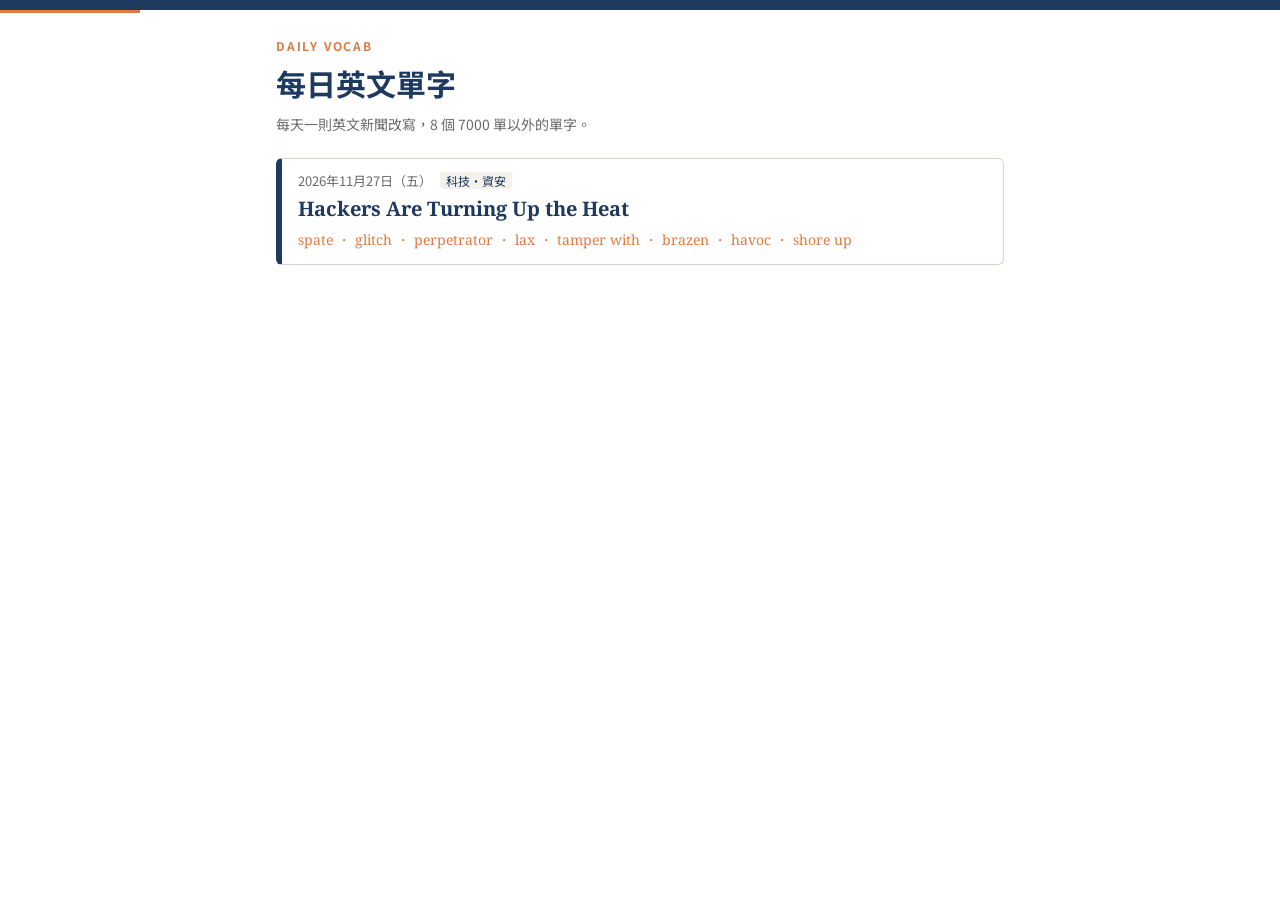
<file: index.html>
<!DOCTYPE html>
<html lang="zh-Hant">
<head>
<meta charset="utf-8">
<meta name="viewport" content="width=device-width, initial-scale=1">
<title>每日英文單字</title>
<meta name="description" content="從每日英文新聞學 7000 單以外的單字">
<link rel="preconnect" href="https://fonts.googleapis.com">
<link rel="preconnect" href="https://fonts.gstatic.com" crossorigin>
<link href="https://fonts.googleapis.com/css2?family=Noto+Sans+TC:wght@400;700;900&family=Noto+Serif:wght@400;700&display=swap" rel="stylesheet">
<style>
  :root{--main:#1E3A5F;--accent:#E07A3F;--soft:#F4F1EA;--line:#D9D3C7;--ink:#222;--mute:#6B6B6B;color-scheme:light}
  *{box-sizing:border-box;margin:0;padding:0}
  body{font-family:"Noto Sans TC","Noto Sans CJK TC","PingFang TC",sans-serif;color:var(--ink);background:#fff;line-height:1.6}
  .en{font-family:"Noto Serif","DejaVu Serif",Georgia,serif}
  .topbar{height:10px;background:var(--main);position:relative}
  .topbar::after{content:"";position:absolute;left:0;bottom:-3px;width:140px;height:3px;background:var(--accent)}
  .wrap{max-width:760px;margin:0 auto;padding:26px 16px 48px}
  .kicker{font-size:12px;letter-spacing:.15em;color:var(--accent);font-weight:700}
  h1{font-size:30px;color:var(--main);margin:4px 0 6px}
  .sub{color:var(--mute);font-size:14px;margin-bottom:22px}
  .item{display:block;text-decoration:none;color:inherit;border:1px solid var(--line);border-left:6px solid var(--main);border-radius:6px;padding:12px 16px;margin-bottom:12px;transition:border-color .15s,background .15s}
  .item:hover{border-color:var(--accent);background:#FFFBF7}
  .d{font-size:13px;color:var(--mute)}
  .tp{margin-left:8px;font-size:12px;background:var(--soft);color:var(--main);border-radius:4px;padding:0 6px}
  .t{font-size:20px;font-weight:700;color:var(--main);margin:2px 0 4px}
  .ws{font-size:14px;color:var(--accent)}
</style>
</head>
<body>
<div class="topbar"></div>
<main class="wrap">
  <div class="kicker">DAILY VOCAB</div>
  <h1>每日英文單字</h1>
  <div class="sub">每天一則英文新聞改寫，8 個 7000 單以外的單字。</div>
  <a class="item" href="2026-11-27/">
      <div class="d">2026年11月27日（五）<span class="tp">科技・資安</span></div>
      <div class="t en">Hackers Are Turning Up the Heat</div>
      <div class="ws en">spate ・ glitch ・ perpetrator ・ lax ・ tamper with ・ brazen ・ havoc ・ shore up</div>
    </a>
</main>
</body>
</html>
</file>
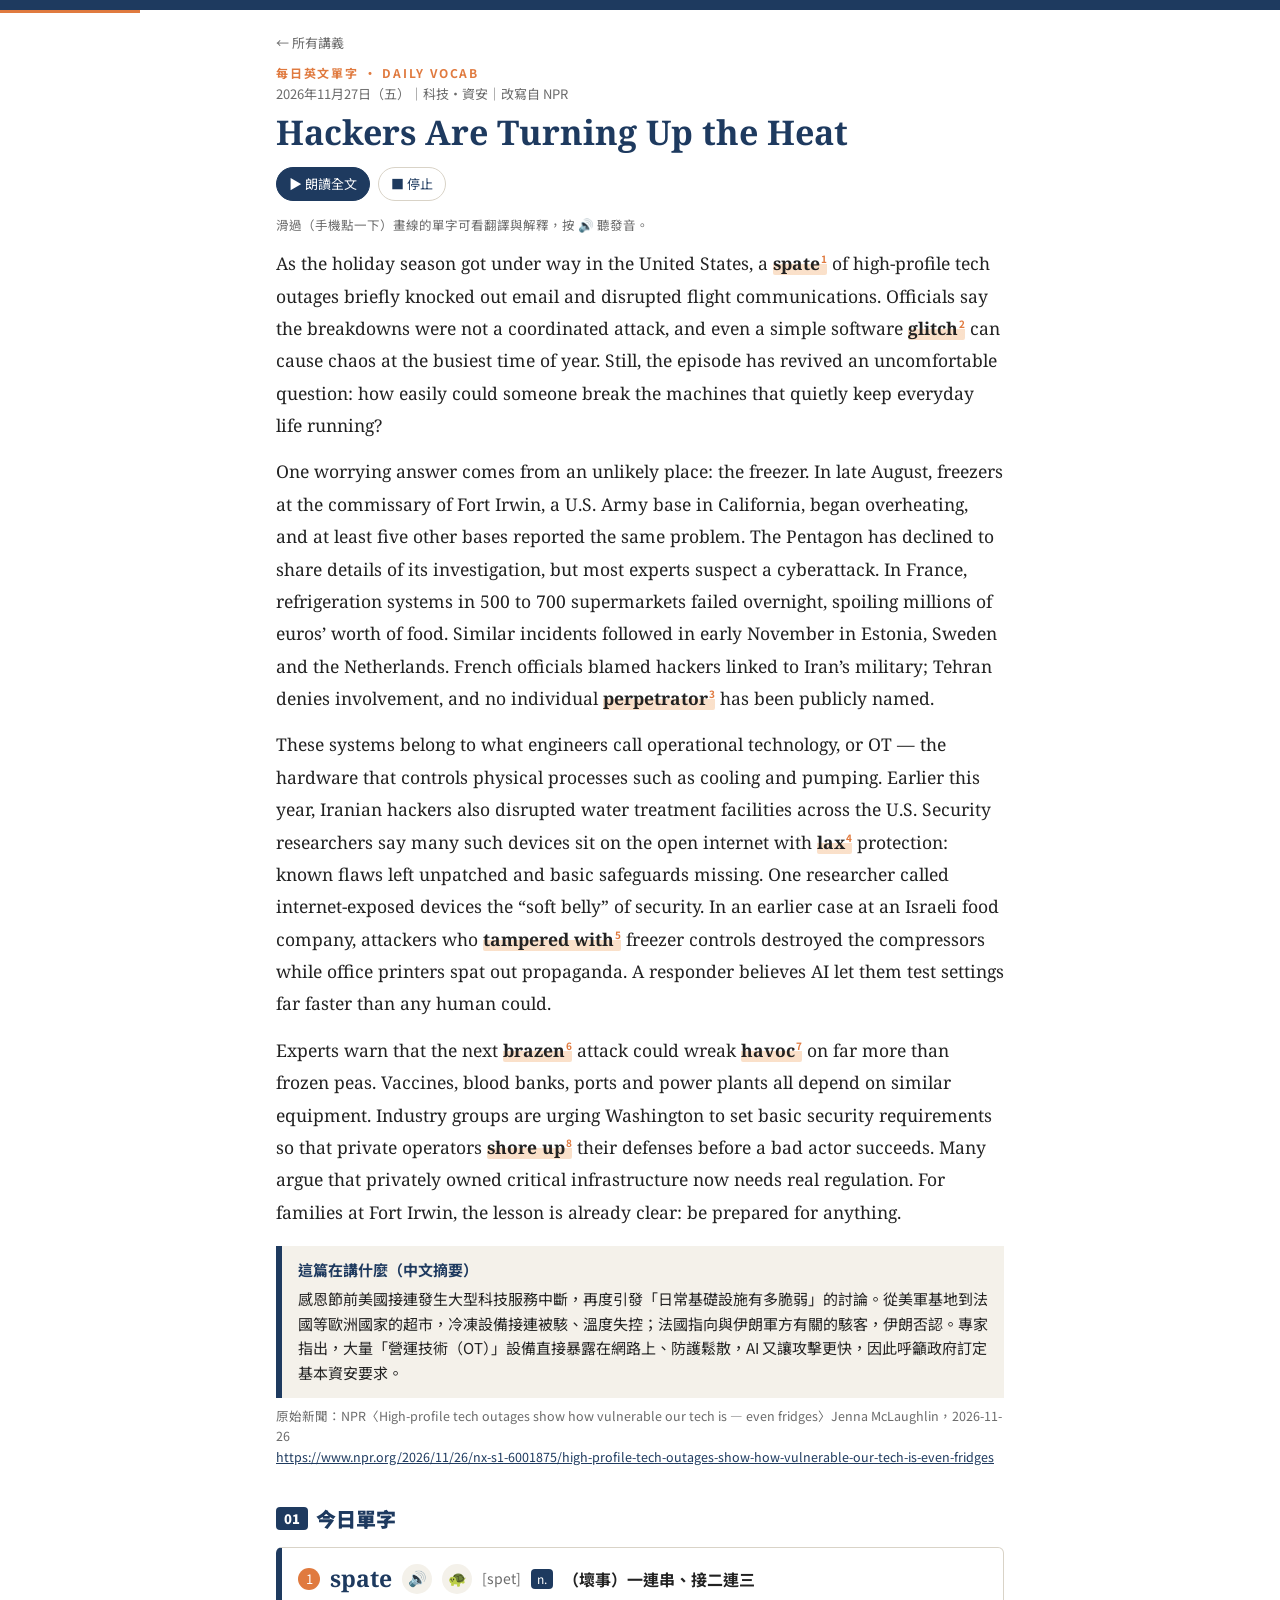
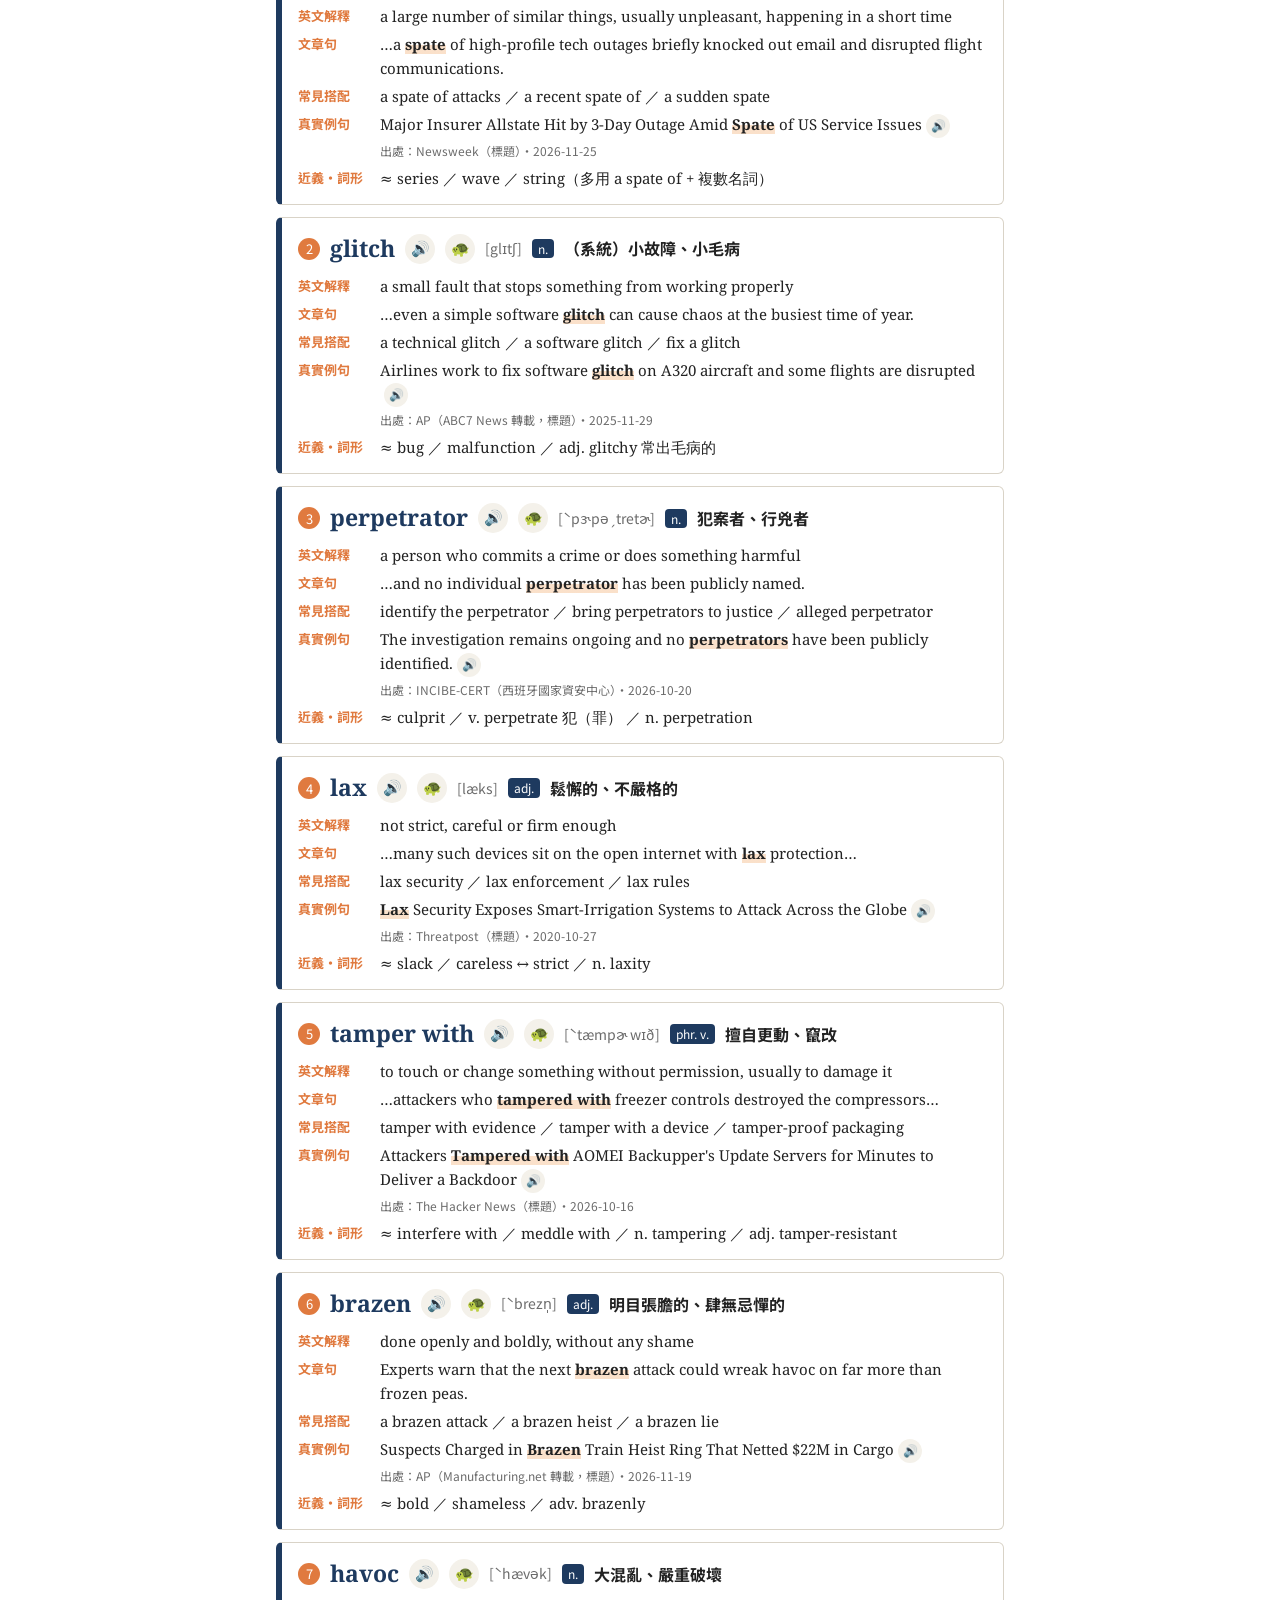
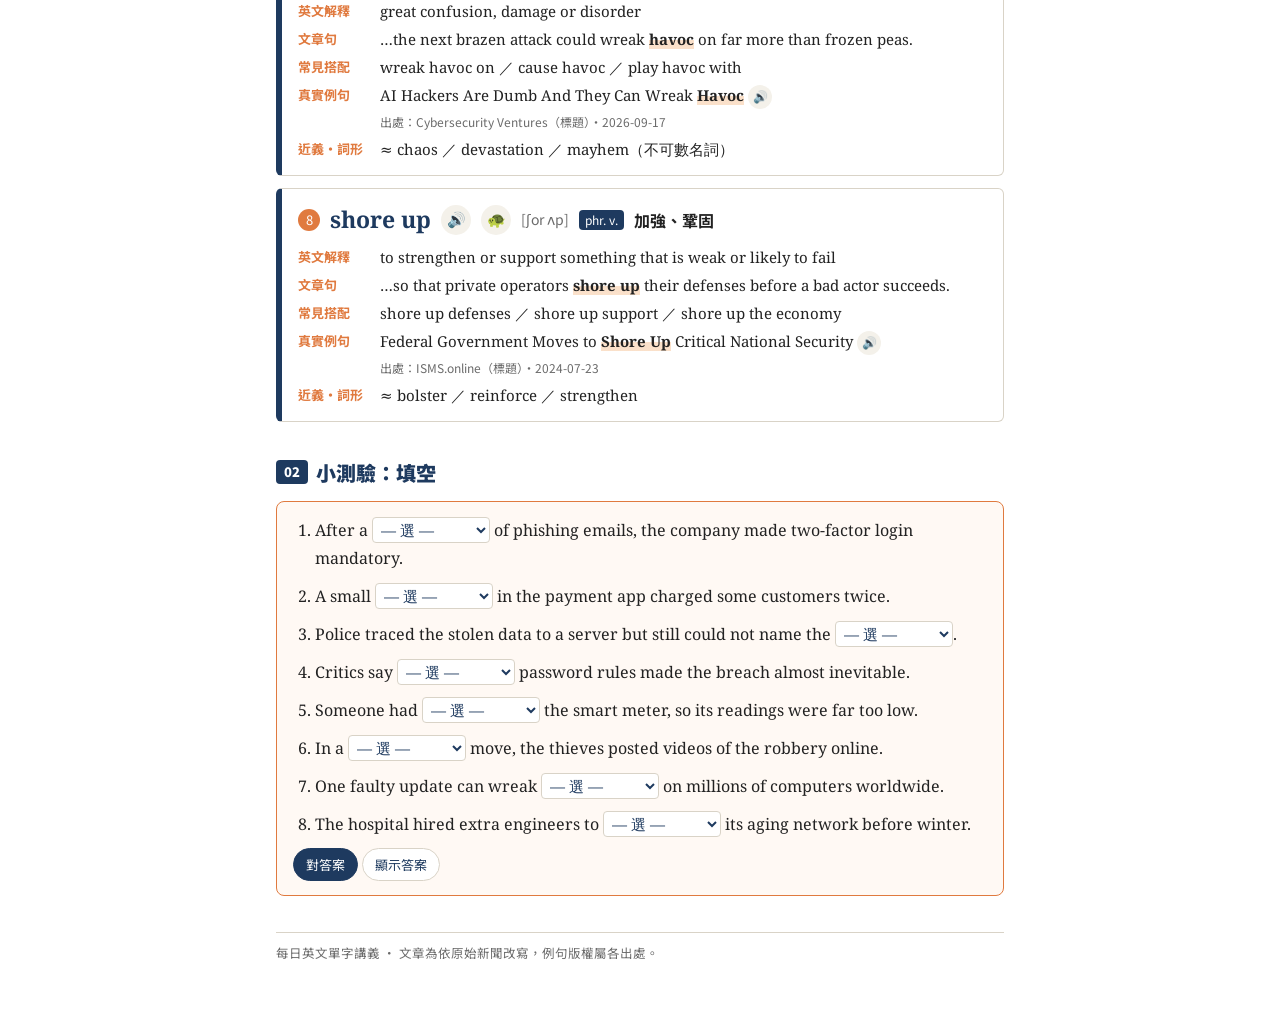
<file: 2026-11-27/index.html>
<!DOCTYPE html>
<html lang="zh-Hant">
<head>
<meta charset="utf-8">
<meta name="viewport" content="width=device-width, initial-scale=1">
<title>Hackers Are Turning Up the Heat｜每日英文單字 2026-11-27</title>
<meta name="description" content="今日單字：spate、glitch、perpetrator、lax、tamper with、brazen、havoc、shore up">
<link rel="preconnect" href="https://fonts.googleapis.com">
<link rel="preconnect" href="https://fonts.gstatic.com" crossorigin>
<link href="https://fonts.googleapis.com/css2?family=Noto+Sans+TC:wght@400;700;900&family=Noto+Serif:ital,wght@0,400;0,700;1,400&display=swap" rel="stylesheet">
<style>
  :root{--main:#1E3A5F;--accent:#E07A3F;--soft:#F4F1EA;--line:#D9D3C7;--ink:#222;--mute:#6B6B6B;--hl:rgba(240,160,90,.32);--bg:#fff;color-scheme:light}
  *{box-sizing:border-box;margin:0;padding:0}
  html{-webkit-text-size-adjust:100%}
  body{font-family:"Noto Sans TC","Noto Sans CJK TC","PingFang TC",sans-serif;color:var(--ink);background:var(--bg);font-size:16px;line-height:1.65}
  .en{font-family:"Noto Serif","DejaVu Serif",Georgia,serif}
  a{color:var(--main)}
  .topbar{height:10px;background:var(--main);position:relative}
  .topbar::after{content:"";position:absolute;left:0;bottom:-3px;width:140px;height:3px;background:var(--accent)}
  .wrap{max-width:760px;margin:0 auto;padding:22px 16px 48px}
  .nav{font-size:13px;margin-bottom:10px}
  .nav a{text-decoration:none;color:var(--mute)}
  .kicker{font-size:12px;letter-spacing:.15em;color:var(--accent);font-weight:700}
  .meta{font-size:13px;color:var(--mute)}
  h1{font-size:clamp(26px,5vw,34px);line-height:1.25;color:var(--main);font-weight:700;margin:6px 0 14px}
  .tools{display:flex;gap:8px;flex-wrap:wrap;margin-bottom:14px}
  .btn{font:inherit;font-size:13px;border:1px solid var(--line);background:#fff;color:var(--main);border-radius:999px;padding:5px 12px;cursor:pointer;display:inline-flex;align-items:center;gap:5px}
  .btn:hover{border-color:var(--main)}
  .btn.primary{background:var(--main);color:#fff;border-color:var(--main)}
  .tip-hint{font-size:12.5px;color:var(--mute);margin-bottom:12px}
  .article{font-size:17.5px;line-height:1.85}
  .article p{margin-bottom:14px}
  .vw{font-weight:700;background:linear-gradient(transparent 55%,var(--hl) 55%);cursor:pointer;border-radius:2px;white-space:nowrap}
  .vw:hover,.vw.on{background:linear-gradient(transparent 0,var(--hl) 0)}
  .vw sup{font-size:10px;color:var(--accent);font-family:"Noto Sans TC",sans-serif;margin-left:1px}
  .summary{background:var(--soft);border-left:6px solid var(--main);padding:12px 16px;margin:18px 0 8px;font-size:15px}
  .summary .t{font-weight:700;color:var(--main);margin-bottom:4px}
  .src-line{font-size:12.5px;color:var(--mute);word-break:break-all;margin-top:8px}
  h2{font-size:20px;color:var(--main);font-weight:900;margin:34px 0 12px;display:flex;align-items:center;gap:8px}
  h2 .no{background:var(--main);color:#fff;font-size:13px;border-radius:4px;padding:1px 8px}
  .card{border:1px solid var(--line);border-left:6px solid var(--main);border-radius:6px;padding:12px 16px 14px;margin-bottom:12px;scroll-margin-top:16px}
  .card.flash{animation:flash 1.2s ease}
  @keyframes flash{0%{background:#FFF1E6}100%{background:#fff}}
  .word{display:flex;align-items:center;gap:8px 10px;flex-wrap:wrap;margin-bottom:6px}
  .word .n{font-size:13px;color:#fff;background:var(--accent);border-radius:50%;width:22px;height:22px;display:inline-flex;align-items:center;justify-content:center;flex:none}
  .word .w{font-size:23px;font-weight:700;color:var(--main)}
  .word .r{font-size:14px;color:var(--mute)}
  .pos{font-size:12px;background:var(--main);color:#fff;border-radius:4px;padding:0 6px}
  .word .m{font-size:16px;font-weight:700}
  .say{border:none;background:var(--soft);color:var(--main);border-radius:50%;width:30px;height:30px;cursor:pointer;font-size:15px;display:inline-flex;align-items:center;justify-content:center;flex:none}
  .say:hover{background:#E9E3D6}
  .say.sm{width:24px;height:24px;font-size:12px;vertical-align:middle;margin-left:4px}
  .row{display:grid;grid-template-columns:72px 1fr;gap:4px 10px;font-size:15px;line-height:1.6;margin-top:4px}
  .row .k{color:var(--accent);font-weight:700;font-size:13px;padding-top:2px}
  .row b{font-weight:700;background:linear-gradient(transparent 55%,var(--hl) 55%)}
  .src{font-size:12px;color:var(--mute);font-family:"Noto Sans TC",sans-serif}
  @media (max-width:480px){.row{grid-template-columns:1fr;gap:0}.row .k{padding-top:6px}}
  .quiz{border:1.5px solid var(--accent);border-radius:8px;padding:14px 16px;background:#FFF9F4}
  .quiz ol{padding-left:22px;font-size:16px;line-height:1.75}
  .quiz li{margin-bottom:10px}
  .quiz select{font:inherit;font-size:15px;border:1px solid var(--line);border-radius:4px;padding:1px 4px;background:#fff;color:var(--main);max-width:100%}
  .quiz li.ok select{border-color:#2E7D4F;background:#EAF6EE}
  .quiz li.ng select{border-color:#C0392B;background:#FCEBEA}
  .quiz .fb{font-size:13px;margin-left:6px;font-family:"Noto Sans TC",sans-serif}
  .quiz li.ok .fb{color:#2E7D4F}.quiz li.ng .fb{color:#C0392B}
  .score{font-weight:700;color:var(--main);margin-left:6px}
  .pop{position:absolute;z-index:20;max-width:min(320px,calc(100vw - 24px));background:#fff;border:1px solid var(--line);border-top:4px solid var(--accent);border-radius:8px;box-shadow:0 8px 28px rgba(30,58,95,.18);padding:10px 14px 12px;font-size:14.5px;line-height:1.55;display:none}
  .pop.show{display:block}
  .pop .h{display:flex;align-items:center;gap:8px;flex-wrap:wrap}
  .pop .pw{font-size:19px;font-weight:700;color:var(--main)}
  .pop .pk{color:var(--mute);font-size:13px}
  .pop .pz{font-weight:700;margin-top:4px}
  .pop .pd{color:#444;font-style:italic;margin-top:2px}
  .pop .more{font-size:12.5px;margin-top:6px;display:inline-block}
  footer{margin-top:36px;border-top:1px solid var(--line);padding-top:10px;font-size:12.5px;color:var(--mute)}
</style>
</head>
<body>
<div class="topbar"></div>
<main class="wrap">
  <div class="nav"><a href="../">← 所有講義</a></div>
  <div class="kicker">每日英文單字 ・ DAILY VOCAB</div>
  <div class="meta" id="meta"></div>
  <h1 class="en" id="title"></h1>
  <div class="tools">
    <button class="btn primary" id="readAll">▶ 朗讀全文</button>
    <button class="btn" id="stopAll">■ 停止</button>
  </div>
  <div class="tip-hint" id="hint">滑過（手機點一下）畫線的單字可看翻譯與解釋，按 🔊 聽發音。</div>
  <article class="article en" id="article"></article>
  <div class="summary"><div class="t">這篇在講什麼（中文摘要）</div><div id="summary"></div></div>
  <div class="src-line" id="srcline"></div>

  <h2><span class="no">01</span>今日單字</h2>
  <div id="cards"></div>

  <h2><span class="no">02</span>小測驗：填空</h2>
  <div class="quiz">
    <ol class="en" id="quiz"></ol>
    <button class="btn primary" id="check">對答案</button>
    <button class="btn" id="reveal">顯示答案</button>
    <span class="score" id="score"></span>
  </div>
  <footer>每日英文單字講義 ・ 文章為依原始新聞改寫，例句版權屬各出處。</footer>
</main>
<div class="pop" id="pop" role="dialog"></div>

<script type="application/json" id="data">{"date": "2026-11-27", "date_zh": "2026年11月27日（五）", "topic": "科技・資安", "slug": "fridge-cyberattacks", "title": "Hackers Are Turning Up the Heat", "source": {"outlet": "NPR", "headline": "High-profile tech outages show how vulnerable our tech is — even fridges", "author": "Jenna McLaughlin", "date": "2026-11-26", "url": "https://www.npr.org/2026/11/26/nx-s1-6001875/high-profile-tech-outages-show-how-vulnerable-our-tech-is-even-fridges"}, "article": ["As the holiday season got under way in the United States, a {1|spate} of high-profile tech outages briefly knocked out email and disrupted flight communications. Officials say the breakdowns were not a coordinated attack, and even a simple software {2|glitch} can cause chaos at the busiest time of year. Still, the episode has revived an uncomfortable question: how easily could someone break the machines that quietly keep everyday life running?", "One worrying answer comes from an unlikely place: the freezer. In late August, freezers at the commissary of Fort Irwin, a U.S. Army base in California, began overheating, and at least five other bases reported the same problem. The Pentagon has declined to share details of its investigation, but most experts suspect a cyberattack. In France, refrigeration systems in 500 to 700 supermarkets failed overnight, spoiling millions of euros’ worth of food. Similar incidents followed in early November in Estonia, Sweden and the Netherlands. French officials blamed hackers linked to Iran’s military; Tehran denies involvement, and no individual {3|perpetrator} has been publicly named.", "These systems belong to what engineers call operational technology, or OT — the hardware that controls physical processes such as cooling and pumping. Earlier this year, Iranian hackers also disrupted water treatment facilities across the U.S. Security researchers say many such devices sit on the open internet with {4|lax} protection: known flaws left unpatched and basic safeguards missing. One researcher called internet-exposed devices the “soft belly” of security. In an earlier case at an Israeli food company, attackers who {5|tampered with} freezer controls destroyed the compressors while office printers spat out propaganda. A responder believes AI let them test settings far faster than any human could.", "Experts warn that the next {6|brazen} attack could wreak {7|havoc} on far more than frozen peas. Vaccines, blood banks, ports and power plants all depend on similar equipment. Industry groups are urging Washington to set basic security requirements so that private operators {8|shore up} their defenses before a bad actor succeeds. Many argue that privately owned critical infrastructure now needs real regulation. For families at Fort Irwin, the lesson is already clear: be prepared for anything."], "summary_zh": "感恩節前美國接連發生大型科技服務中斷，再度引發「日常基礎設施有多脆弱」的討論。從美軍基地到法國等歐洲國家的超市，冷凍設備接連被駭、溫度失控；法國指向與伊朗軍方有關的駭客，伊朗否認。專家指出，大量「營運技術（OT）」設備直接暴露在網路上、防護鬆散，AI 又讓攻擊更快，因此呼籲政府訂定基本資安要求。", "words": [{"word": "spate", "kk": "[spet]", "pos": "n.", "zh": "（壞事）一連串、接二連三", "def": "a large number of similar things, usually unpleasant, happening in a short time", "sentence": "…a spate of high-profile tech outages briefly knocked out email and disrupted flight communications.", "collocations": ["a spate of attacks", "a recent spate of", "a sudden spate"], "example": "Major Insurer Allstate Hit by 3-Day Outage Amid Spate of US Service Issues", "example_src": "Newsweek（標題）・2026-11-25", "related": "≈ series ／ wave ／ string（多用 a spate of + 複數名詞）"}, {"word": "glitch", "kk": "[glɪtʃ]", "pos": "n.", "zh": "（系統）小故障、小毛病", "def": "a small fault that stops something from working properly", "sentence": "…even a simple software glitch can cause chaos at the busiest time of year.", "collocations": ["a technical glitch", "a software glitch", "fix a glitch"], "example": "Airlines work to fix software glitch on A320 aircraft and some flights are disrupted", "example_src": "AP（ABC7 News 轉載，標題）・2025-11-29", "related": "≈ bug ／ malfunction ／ adj. glitchy 常出毛病的"}, {"word": "perpetrator", "kk": "[ˋpɝpəˏtretɚ]", "pos": "n.", "zh": "犯案者、行兇者", "def": "a person who commits a crime or does something harmful", "sentence": "…and no individual perpetrator has been publicly named.", "collocations": ["identify the perpetrator", "bring perpetrators to justice", "alleged perpetrator"], "example": "The investigation remains ongoing and no perpetrators have been publicly identified.", "example_src": "INCIBE-CERT（西班牙國家資安中心）・2026-10-20", "related": "≈ culprit ／ v. perpetrate 犯（罪） ／ n. perpetration"}, {"word": "lax", "kk": "[læks]", "pos": "adj.", "zh": "鬆懈的、不嚴格的", "def": "not strict, careful or firm enough", "sentence": "…many such devices sit on the open internet with lax protection…", "collocations": ["lax security", "lax enforcement", "lax rules"], "example": "Lax Security Exposes Smart-Irrigation Systems to Attack Across the Globe", "example_src": "Threatpost（標題）・2020-10-27", "related": "≈ slack ／ careless ↔ strict ／ n. laxity"}, {"word": "tamper with", "kk": "[ˋtæmpɚ wɪð]", "pos": "phr. v.", "zh": "擅自更動、竄改", "def": "to touch or change something without permission, usually to damage it", "sentence": "…attackers who tampered with freezer controls destroyed the compressors…", "collocations": ["tamper with evidence", "tamper with a device", "tamper-proof packaging"], "example": "Attackers Tampered with AOMEI Backupper's Update Servers for Minutes to Deliver a Backdoor", "example_src": "The Hacker News（標題）・2026-10-16", "related": "≈ interfere with ／ meddle with ／ n. tampering ／ adj. tamper-resistant"}, {"word": "brazen", "kk": "[ˋbrezn̩]", "pos": "adj.", "zh": "明目張膽的、肆無忌憚的", "def": "done openly and boldly, without any shame", "sentence": "Experts warn that the next brazen attack could wreak havoc on far more than frozen peas.", "collocations": ["a brazen attack", "a brazen heist", "a brazen lie"], "example": "Suspects Charged in Brazen Train Heist Ring That Netted $22M in Cargo", "example_src": "AP（Manufacturing.net 轉載，標題）・2026-11-19", "related": "≈ bold ／ shameless ／ adv. brazenly"}, {"word": "havoc", "kk": "[ˋhævək]", "pos": "n.", "zh": "大混亂、嚴重破壞", "def": "great confusion, damage or disorder", "sentence": "…the next brazen attack could wreak havoc on far more than frozen peas.", "collocations": ["wreak havoc on", "cause havoc", "play havoc with"], "example": "AI Hackers Are Dumb And They Can Wreak Havoc", "example_src": "Cybersecurity Ventures（標題）・2026-09-17", "related": "≈ chaos ／ devastation ／ mayhem（不可數名詞）"}, {"word": "shore up", "kk": "[ʃor ʌp]", "pos": "phr. v.", "zh": "加強、鞏固", "def": "to strengthen or support something that is weak or likely to fail", "sentence": "…so that private operators shore up their defenses before a bad actor succeeds.", "collocations": ["shore up defenses", "shore up support", "shore up the economy"], "example": "Federal Government Moves to Shore Up Critical National Security", "example_src": "ISMS.online（標題）・2024-07-23", "related": "≈ bolster ／ reinforce ／ strengthen"}], "quiz": [{"q": "After a ___ of phishing emails, the company made two-factor login mandatory.", "a": 1}, {"q": "A small ___ in the payment app charged some customers twice.", "a": 2}, {"q": "Police traced the stolen data to a server but still could not name the ___.", "a": 3}, {"q": "Critics say ___ password rules made the breach almost inevitable.", "a": 4}, {"q": "Someone had ___ the smart meter, so its readings were far too low.", "a": 5, "form": "tampered with"}, {"q": "In a ___ move, the thieves posted videos of the robbery online.", "a": 6}, {"q": "One faulty update can wreak ___ on millions of computers worldwide.", "a": 7}, {"q": "The hospital hired extra engineers to ___ its aging network before winter.", "a": 8}]}</script>
<script>
(function(){
  const D = JSON.parse(document.getElementById('data').textContent);
  const $ = id => document.getElementById(id);
  const esc = s => String(s).replace(/[&<>"]/g, c => ({'&':'&amp;','<':'&lt;','>':'&gt;','"':'&quot;'}[c]));

  /* ---------- speech ---------- */
  const synth = window.speechSynthesis;
  let voice = null;
  function pickVoice(){
    if(!synth) return;
    const vs = synth.getVoices().filter(v => /^en[-_]/i.test(v.lang));
    voice = vs.find(v => /en[-_]US/i.test(v.lang) && /Google|Samantha|Aria|Jenny|Natural/i.test(v.name))
         || vs.find(v => /en[-_]US/i.test(v.lang)) || vs[0] || null;
  }
  if(synth){ pickVoice(); synth.onvoiceschanged = pickVoice; }
  function speak(text, rate){
    if(!synth){ alert('這個瀏覽器不支援語音播放'); return; }
    synth.cancel();
    const u = new SpeechSynthesisUtterance(text);
    u.lang = 'en-US'; if(voice) u.voice = voice; u.rate = rate || 0.9;
    synth.speak(u);
  }
  document.addEventListener('click', e => {
    const b = e.target.closest('[data-say]');
    if(b){ e.stopPropagation(); speak(b.dataset.say, parseFloat(b.dataset.rate||'0.9')); }
  });
  if(!synth){ $('readAll').style.display='none'; $('stopAll').style.display='none'; }
  $('readAll').onclick = () => speak(D.title + '. ' + D.article.map(p => p.replace(/\{\d+\|([^}]+)\}/g,'$1')).join(' '), 0.95);
  $('stopAll').onclick = () => synth && synth.cancel();

  /* ---------- header & article ---------- */
  document.title = D.title + '｜每日英文單字 ' + D.date;
  $('meta').textContent = D.date_zh + '｜' + D.topic + '｜改寫自 ' + D.source.outlet;
  $('title').textContent = D.title;
  $('article').innerHTML = D.article.map(p =>
    '<p>' + esc(p).replace(/\{(\d+)\|([^}]+)\}/g, (m,i,w) =>
      `<span class="vw" tabindex="0" data-i="${i}">${w}<sup>${i}</sup></span>`) + '</p>').join('');
  $('summary').textContent = D.summary_zh;
  $('srcline').innerHTML = '原始新聞：' + esc(D.source.outlet) + '〈' + esc(D.source.headline) + '〉' +
    esc(D.source.author) + '，' + esc(D.source.date) + '<br><a href="' + esc(D.source.url) + '" target="_blank" rel="noopener">' + esc(D.source.url) + '</a>';

  /* ---------- cards ---------- */
  function mark(sentence, word){
    const parts = word.split(/\s+/).map(w => w.replace(/[.*+?^${}()|[\]\\]/g,'\\$&'));
    const re = new RegExp('\\b(' + parts[0] + '\\w*' + parts.slice(1).map(p => '\\s+' + p).join('') + ')', 'i');
    return esc(sentence).replace(re, '<b>$1</b>');
  }
  $('cards').innerHTML = D.words.map((w,k) => `
    <div class="card" id="w${k+1}">
      <div class="word"><span class="n">${k+1}</span><span class="w en">${esc(w.word)}</span>
        <button class="say" title="發音" aria-label="播放發音" data-say="${esc(w.word)}">🔊</button>
        <button class="say" title="慢速" aria-label="慢速發音" data-say="${esc(w.word)}" data-rate="0.55">🐢</button>
        <span class="r">${esc(w.kk)}</span><span class="pos">${esc(w.pos)}</span><span class="m">${esc(w.zh)}</span></div>
      <div class="row"><span class="k">英文解釋</span><span class="en">${esc(w.def)}</span></div>
      <div class="row"><span class="k">文章句</span><span class="en">${mark(w.sentence, w.word)}</span></div>
      <div class="row"><span class="k">常見搭配</span><span class="en">${w.collocations.map(esc).join(' ／ ')}</span></div>
      <div class="row"><span class="k">真實例句</span><span><span class="en">${mark(w.example, w.word)}</span><button class="say sm" aria-label="播放例句" data-say="${esc(w.example)}">🔊</button><br><span class="src">出處：${esc(w.example_src)}</span></span></div>
      <div class="row"><span class="k">近義・詞形</span><span class="en">${esc(w.related)}</span></div>
    </div>`).join('');

  /* ---------- popover ---------- */
  const pop = $('pop'); let cur = null, hideT = null;
  const fine = window.matchMedia('(hover: hover) and (pointer: fine)').matches;
  function show(el){
    clearTimeout(hideT);
    const i = +el.dataset.i, w = D.words[i-1];
    pop.innerHTML = `<div class="h"><span class="pw en">${esc(w.word)}</span>
        <button class="say" aria-label="播放發音" data-say="${esc(w.word)}">🔊</button>
        <span class="pk">${esc(w.kk)}</span><span class="pos">${esc(w.pos)}</span></div>
      <div class="pz">${esc(w.zh)}</div><div class="pd en">${esc(w.def)}</div>
      <a class="more" href="#w${i}" data-go="${i}">看單字卡 ↓</a>`;
    if(cur) cur.classList.remove('on'); cur = el; el.classList.add('on');
    pop.classList.add('show');
    const r = el.getBoundingClientRect(), pw = pop.offsetWidth, ph = pop.offsetHeight;
    let left = r.left + window.scrollX + r.width/2 - pw/2;
    left = Math.max(window.scrollX + 12, Math.min(left, window.scrollX + document.documentElement.clientWidth - pw - 12));
    let top = r.bottom + window.scrollY + 8;
    if(r.bottom + ph + 16 > window.innerHeight && r.top > ph + 16) top = r.top + window.scrollY - ph - 8;
    pop.style.left = left + 'px'; pop.style.top = top + 'px';
  }
  function hide(){ pop.classList.remove('show'); if(cur){ cur.classList.remove('on'); cur = null; } }
  function hideLater(){ hideT = setTimeout(hide, 250); }
  document.querySelectorAll('.vw').forEach(el => {
    if(fine){ el.addEventListener('mouseenter', () => show(el)); el.addEventListener('mouseleave', hideLater); }
    el.addEventListener('click', e => { e.stopPropagation(); (cur === el && !fine) ? hide() : show(el); });
    el.addEventListener('keydown', e => { if(e.key==='Enter'||e.key===' '){ e.preventDefault(); show(el); } if(e.key==='Escape') hide(); });
  });
  pop.addEventListener('mouseenter', () => clearTimeout(hideT));
  pop.addEventListener('mouseleave', () => fine && hideLater());
  pop.addEventListener('click', e => {
    e.stopPropagation();
    const g = e.target.closest('[data-go]');
    if(g){ e.preventDefault(); hide(); const c = $('w'+g.dataset.go); c.scrollIntoView({behavior:'smooth'}); c.classList.remove('flash'); void c.offsetWidth; c.classList.add('flash'); }
  });
  document.addEventListener('click', hide);
  document.addEventListener('keydown', e => e.key==='Escape' && hide());
  window.addEventListener('resize', hide);

  /* ---------- quiz ---------- */
  const bank = D.words.map((w,k) => ({w:w.word, i:k+1}));
  const shuffled = bank.slice().sort((a,b) => ((a.i*7+3)%11) - ((b.i*7+3)%11));
  const opts = '<option value="">— 選 —</option>' + shuffled.map(o => `<option value="${o.i}">${esc(o.w)}</option>`).join('');
  $('quiz').innerHTML = D.quiz.map((q,k) =>
    `<li data-a="${q.a}" data-form="${esc(q.form || D.words[q.a-1].word)}">` +
    esc(q.q).replace('___', `<select aria-label="第 ${k+1} 題">${opts}</select>`) + '<span class="fb"></span></li>').join('');
  function check(reveal){
    let ok = 0;
    $('quiz').querySelectorAll('li').forEach(li => {
      const s = li.querySelector('select'), fb = li.querySelector('.fb');
      if(reveal) s.value = li.dataset.a;
      const right = s.value === li.dataset.a;
      if(!s.value){ li.classList.remove('ok','ng'); fb.textContent = '（未作答）'; return; }
      li.classList.toggle('ok', right); li.classList.toggle('ng', !right);
      if(right) ok++;
      fb.textContent = right ? ('✓ ' + (li.dataset.form !== D.words[li.dataset.a-1].word ? '（' + li.dataset.form + '）' : ''))
                             : '✗ 答案：' + li.dataset.form;
    });
    $('score').textContent = reveal ? '' : ok + ' / ' + D.quiz.length;
  }
  $('check').onclick = () => check(false);
  $('reveal').onclick = () => check(true);
})();
</script>
</body>
</html>
</file>
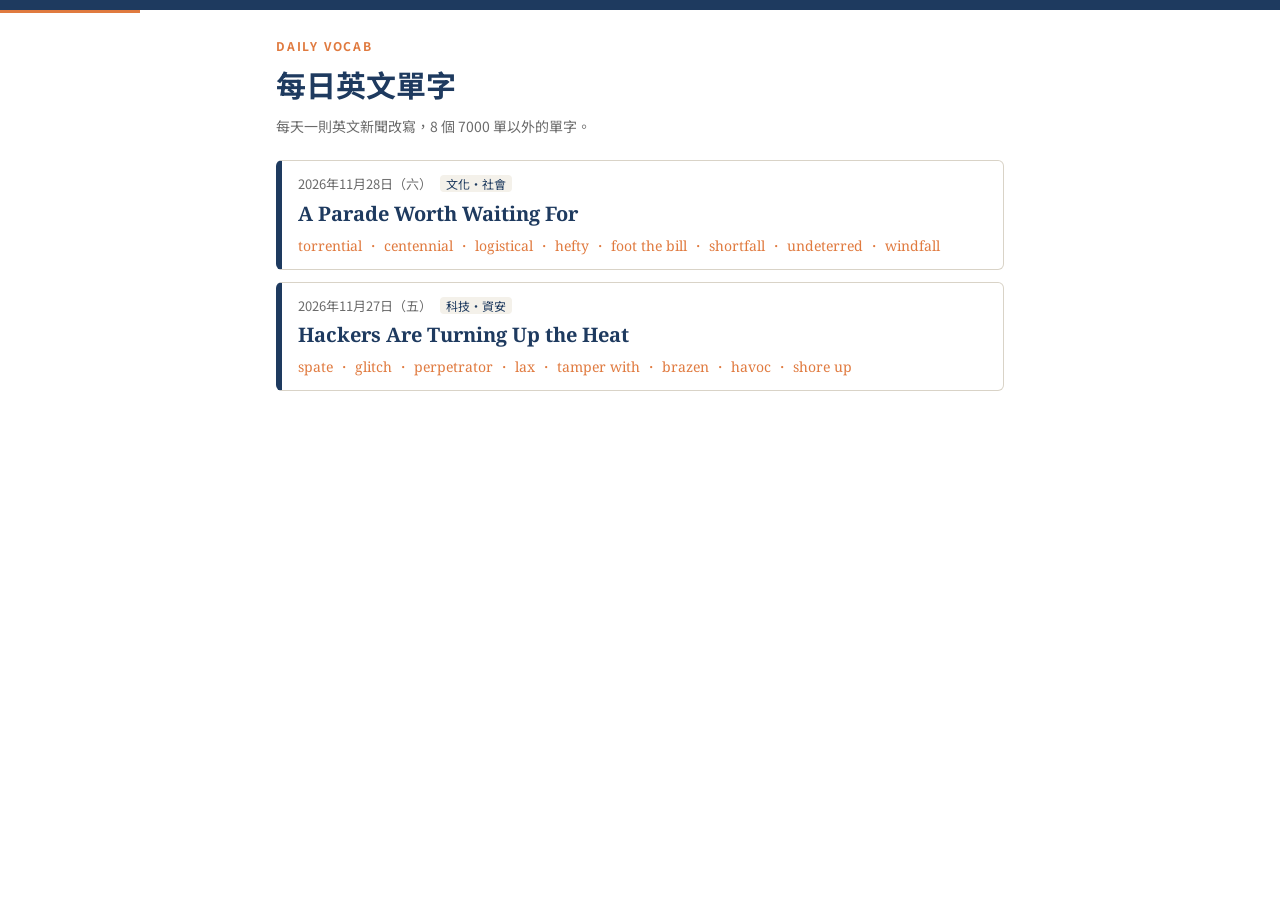
<file: docs/index.html>
<!DOCTYPE html>
<html lang="zh-Hant">
<head>
<meta charset="utf-8">
<meta name="viewport" content="width=device-width, initial-scale=1">
<title>Daily Vocab｜每日英文單字</title>
<link rel="icon" href="favicon.svg" type="image/svg+xml">
<link rel="apple-touch-icon" href="apple-touch-icon.png">
<meta name="description" content="從每日英文新聞學 7000 單以外的單字">
<link rel="preconnect" href="https://fonts.googleapis.com">
<link rel="preconnect" href="https://fonts.gstatic.com" crossorigin>
<link href="https://fonts.googleapis.com/css2?family=Noto+Sans+TC:wght@400;700;900&family=Noto+Serif:wght@400;700&display=swap" rel="stylesheet">
<link rel="stylesheet" href="assets/base.css?v=aced268a44">
<style>
  .wrap{padding-top:26px}
  h1{font-size:30px;color:var(--main);margin:4px 0 6px}
  .sub{color:var(--mute);font-size:14px;margin-bottom:22px}
  .item{display:block;text-decoration:none;color:inherit;border:1px solid var(--line);border-left:6px solid var(--main);border-radius:6px;padding:12px 16px;margin-bottom:12px;transition:border-color .15s,background .15s}
  .item:hover{border-color:var(--accent);background:#FFFBF7}
  .d{font-size:13px;color:var(--mute)}
  .tp{margin-left:8px;font-size:12px;background:var(--soft);color:var(--main);border-radius:4px;padding:0 6px}
  .t{font-size:20px;font-weight:700;color:var(--main);margin:2px 0 4px}
  .ws{font-size:14px;color:var(--accent)}
</style>
</head>
<body>
<div class="topbar"></div>
<main class="wrap">
  <div class="kicker">DAILY VOCAB</div>
  <h1>每日英文單字</h1>
  <div class="sub">每天一則英文新聞改寫，8 個 7000 單以外的單字。</div>
  <a class="item" href="2026-11-28/">
      <div class="d">2026年11月28日（六）<span class="tp">文化・社會</span></div>
      <div class="t en">A Parade Worth Waiting For</div>
      <div class="ws en">torrential ・ centennial ・ logistical ・ hefty ・ foot the bill ・ shortfall ・ undeterred ・ windfall</div>
    </a>
<a class="item" href="2026-11-27/">
      <div class="d">2026年11月27日（五）<span class="tp">科技・資安</span></div>
      <div class="t en">Hackers Are Turning Up the Heat</div>
      <div class="ws en">spate ・ glitch ・ perpetrator ・ lax ・ tamper with ・ brazen ・ havoc ・ shore up</div>
    </a>
</main>
</body>
</html>
</file>
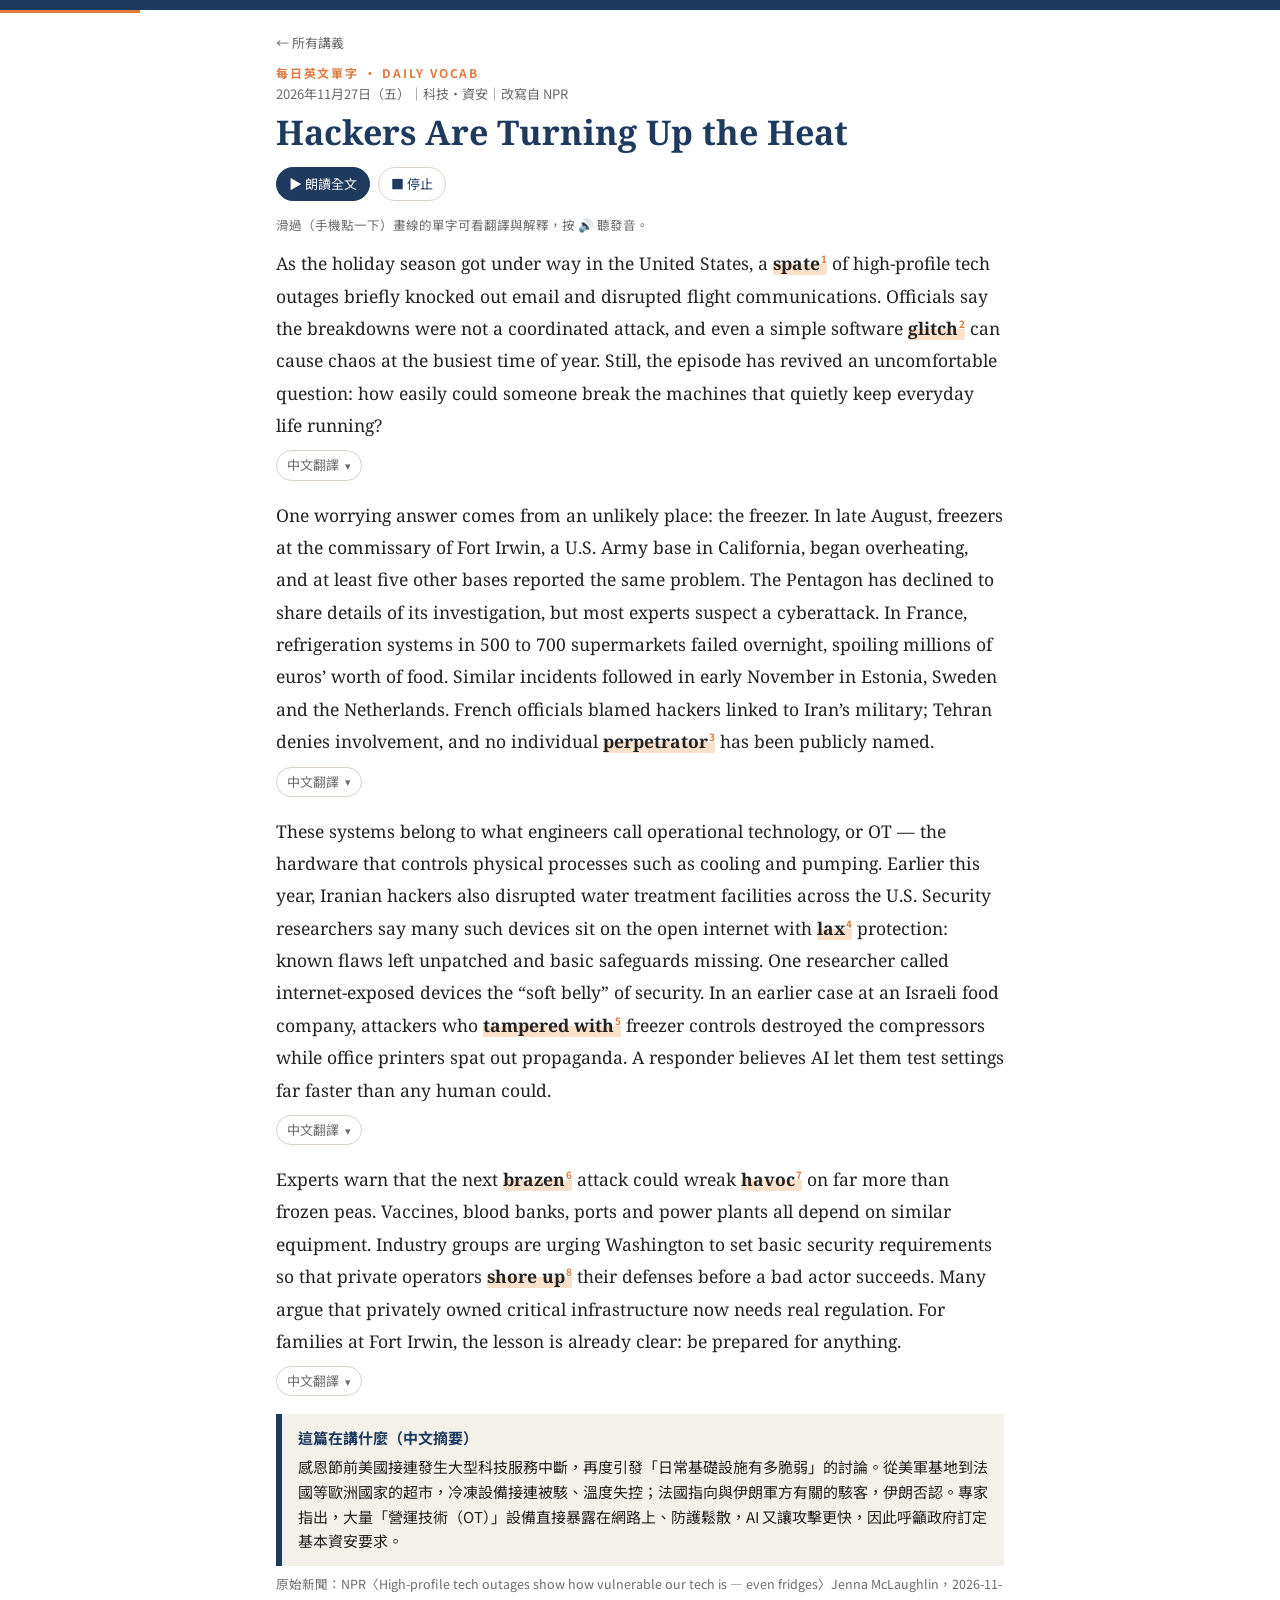
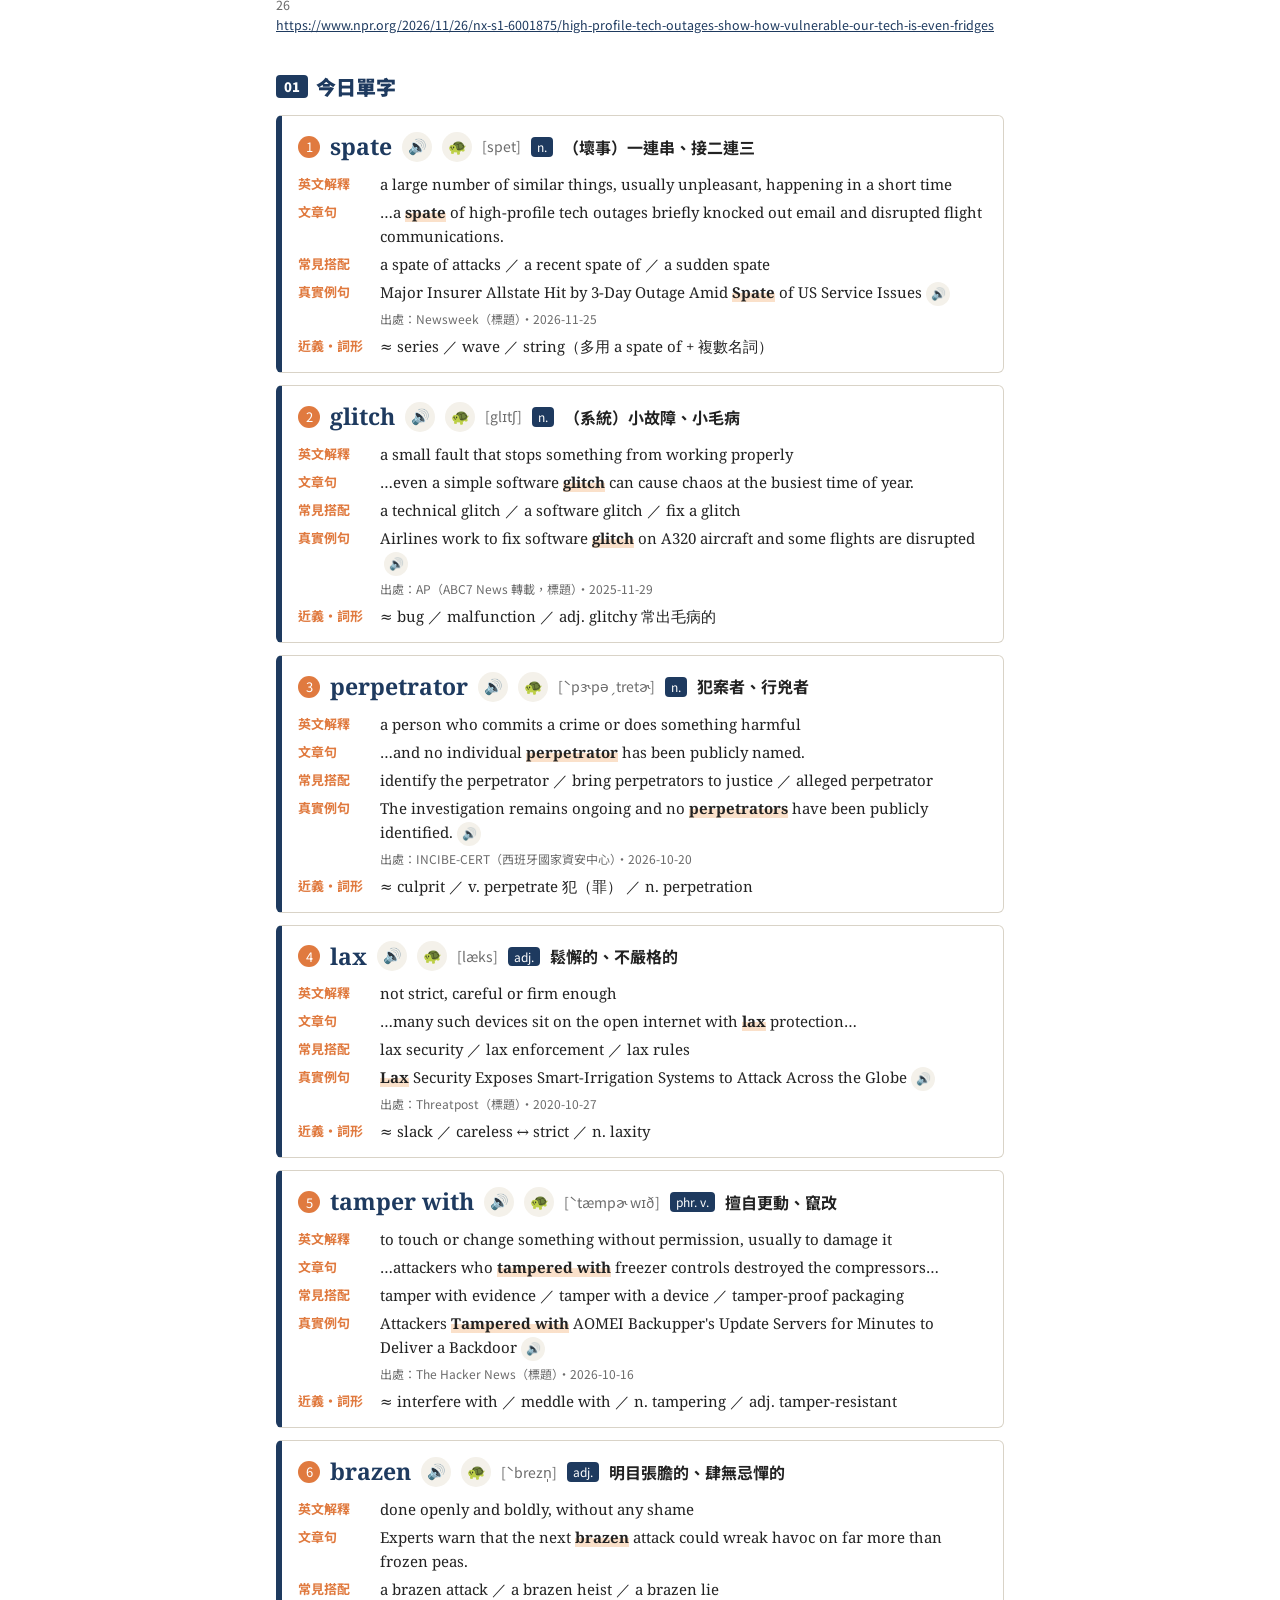
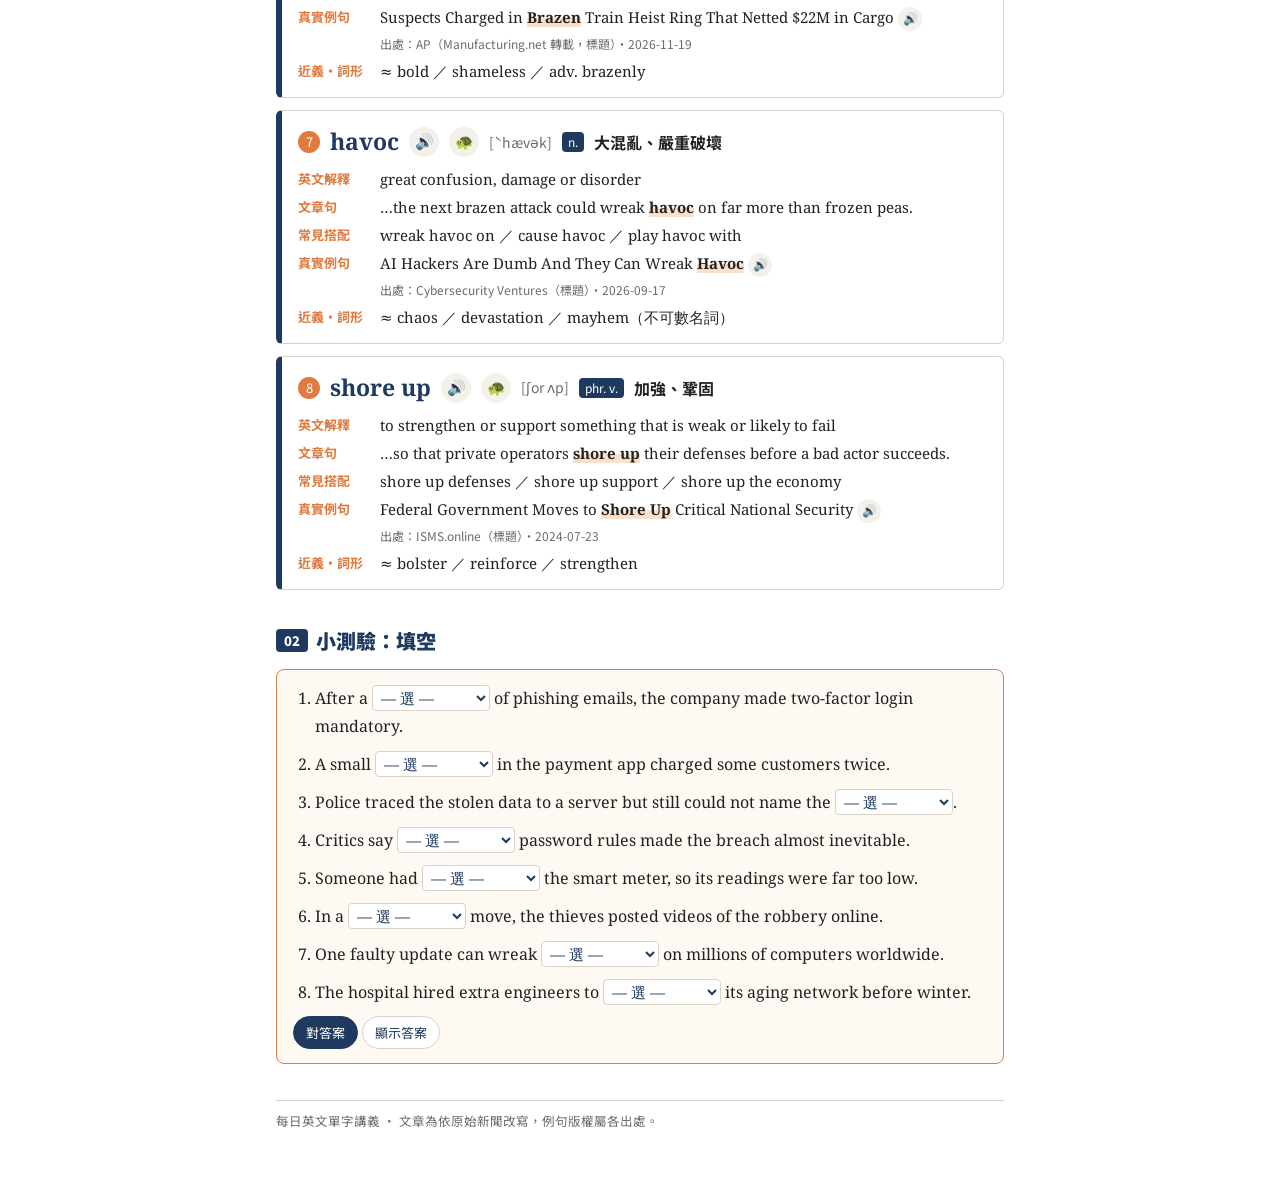
<file: docs/2026-11-27/index.html>
<!DOCTYPE html>
<html lang="zh-Hant">
<head>
<meta charset="utf-8">
<meta name="viewport" content="width=device-width, initial-scale=1">
<title>11/27 Hackers Are Turning Up the Heat｜Daily Vocab</title>
<link rel="icon" href="../favicon.svg" type="image/svg+xml">
<link rel="apple-touch-icon" href="../apple-touch-icon.png">
<meta name="description" content="今日單字：spate、glitch、perpetrator、lax、tamper with、brazen、havoc、shore up">
<link rel="preconnect" href="https://fonts.googleapis.com">
<link rel="preconnect" href="https://fonts.gstatic.com" crossorigin>
<link href="https://fonts.googleapis.com/css2?family=Noto+Sans+TC:wght@400;700;900&family=Noto+Serif:ital,wght@0,400;0,700;1,400&display=swap" rel="stylesheet">
<link rel="stylesheet" href="../assets/base.css?v=aced268a44">
<link rel="stylesheet" href="../assets/day.css?v=aced268a44">
</head>
<body>
<div class="topbar"></div>
<main class="wrap">
  <div class="nav"><a href="../">← 所有講義</a></div>
  <div class="kicker">每日英文單字 ・ DAILY VOCAB</div>
  <div class="meta">2026年11月27日（五）｜科技・資安｜改寫自 NPR</div>
  <h1 class="en">Hackers Are Turning Up the Heat</h1>
  <div class="tools">
    <button class="btn primary" id="readAll">▶ 朗讀全文</button>
    <button class="btn" id="stopAll">■ 停止</button>
  </div>
  <div class="tip-hint" id="hint">滑過（手機點一下）畫線的單字可看翻譯與解釋，按 🔊 聽發音。</div>
  <article class="article en">
    <p>As the holiday season got under way in the United States, a <span class="vw" tabindex="0" data-i="1">spate<sup>1</sup></span> of high-profile tech outages briefly knocked out email and disrupted flight communications. Officials say the breakdowns were not a coordinated attack, and even a simple software <span class="vw" tabindex="0" data-i="2">glitch<sup>2</sup></span> can cause chaos at the busiest time of year. Still, the episode has revived an uncomfortable question: how easily could someone break the machines that quietly keep everyday life running?</p>
    <details class="tr"><summary>中文翻譯</summary><div class="tr-body">美國假期購物季剛開始，就接連發生幾起引人注目的科技服務中斷，一度讓電子郵件停擺、航班通訊受到干擾。官方表示這些故障並非協同攻擊，而且就算只是一個簡單的軟體小故障，也可能在一年中最忙碌的時候造成混亂。不過，這件事又讓一個令人不安的問題浮上檯面：那些默默維持日常生活運作的機器，有多容易被人破壞？</div></details>
    <p>One worrying answer comes from an unlikely place: the freezer. In late August, freezers at the commissary of Fort Irwin, a U.S. Army base in California, began overheating, and at least five other bases reported the same problem. The Pentagon has declined to share details of its investigation, but most experts suspect a cyberattack. In France, refrigeration systems in 500 to 700 supermarkets failed overnight, spoiling millions of euros’ worth of food. Similar incidents followed in early November in Estonia, Sweden and the Netherlands. French officials blamed hackers linked to Iran’s military; Tehran denies involvement, and no individual <span class="vw" tabindex="0" data-i="3">perpetrator<sup>3</sup></span> has been publicly named.</p>
    <details class="tr"><summary>中文翻譯</summary><div class="tr-body">其中一個令人擔憂的答案，來自一個意想不到的地方：冷凍庫。8 月底，美國陸軍位於加州的歐文堡基地，福利社的冷凍庫開始過熱，另外至少五個基地也回報了同樣的問題。五角大廈拒絕透露調查細節，但多數專家懷疑是網路攻擊。在法國，500 到 700 家超市的冷藏系統一夜之間故障，價值數百萬歐元的食品因此報廢。11 月初，愛沙尼亞、瑞典和荷蘭也接連發生類似事件。法國官員指稱是與伊朗軍方有關的駭客所為；德黑蘭否認涉入，目前也還沒有公開指名任何個別的加害者。</div></details>
    <p>These systems belong to what engineers call operational technology, or OT — the hardware that controls physical processes such as cooling and pumping. Earlier this year, Iranian hackers also disrupted water treatment facilities across the U.S. Security researchers say many such devices sit on the open internet with <span class="vw" tabindex="0" data-i="4">lax<sup>4</sup></span> protection: known flaws left unpatched and basic safeguards missing. One researcher called internet-exposed devices the “soft belly” of security. In an earlier case at an Israeli food company, attackers who <span class="vw" tabindex="0" data-i="5">tampered with<sup>5</sup></span> freezer controls destroyed the compressors while office printers spat out propaganda. A responder believes AI let them test settings far faster than any human could.</p>
    <details class="tr"><summary>中文翻譯</summary><div class="tr-body">這些系統屬於工程師所說的「營運技術」（OT），也就是控制冷卻、抽水等實體流程的硬體設備。今年稍早，伊朗駭客也曾干擾全美各地的水處理設施。資安研究人員說，許多這類設備直接暴露在公開網路上，防護鬆散：已知漏洞沒有修補，基本防護措施也付之闕如。一位研究人員把暴露在網路上的設備形容為資安的「軟肋」。在先前一起以色列食品公司的案例中，攻擊者竄改了冷凍庫的控制設定，弄壞了壓縮機，同時讓辦公室的印表機不斷吐出宣傳文宣。一位事件應變人員認為，AI 讓他們測試各種設定的速度遠遠快過任何人類。</div></details>
    <p>Experts warn that the next <span class="vw" tabindex="0" data-i="6">brazen<sup>6</sup></span> attack could wreak <span class="vw" tabindex="0" data-i="7">havoc<sup>7</sup></span> on far more than frozen peas. Vaccines, blood banks, ports and power plants all depend on similar equipment. Industry groups are urging Washington to set basic security requirements so that private operators <span class="vw" tabindex="0" data-i="8">shore up<sup>8</sup></span> their defenses before a bad actor succeeds. Many argue that privately owned critical infrastructure now needs real regulation. For families at Fort Irwin, the lesson is already clear: be prepared for anything.</p>
    <details class="tr"><summary>中文翻譯</summary><div class="tr-body">專家警告，下一次明目張膽的攻擊，造成的破壞可能遠不只是冷凍豌豆。疫苗、血庫、港口和發電廠都仰賴類似的設備。產業團體正敦促華府訂定基本的資安要求，讓民間業者在有心人士得逞之前，先加強自身的防禦。許多人認為，民間持有的關鍵基礎設施如今需要真正的法規管理。對歐文堡的家庭來說，教訓已經很清楚：凡事都要做好準備。</div></details>
  </article>
  <div class="summary"><div class="t">這篇在講什麼（中文摘要）</div><div>感恩節前美國接連發生大型科技服務中斷，再度引發「日常基礎設施有多脆弱」的討論。從美軍基地到法國等歐洲國家的超市，冷凍設備接連被駭、溫度失控；法國指向與伊朗軍方有關的駭客，伊朗否認。專家指出，大量「營運技術（OT）」設備直接暴露在網路上、防護鬆散，AI 又讓攻擊更快，因此呼籲政府訂定基本資安要求。</div></div>
  <div class="src-line">原始新聞：NPR〈High-profile tech outages show how vulnerable our tech is — even fridges〉Jenna McLaughlin，2026-11-26<br><a href="https://www.npr.org/2026/11/26/nx-s1-6001875/high-profile-tech-outages-show-how-vulnerable-our-tech-is-even-fridges" target="_blank" rel="noopener">https://www.npr.org/2026/11/26/nx-s1-6001875/high-profile-tech-outages-show-how-vulnerable-our-tech-is-even-fridges</a></div>

  <h2><span class="no">01</span>今日單字</h2>
  <div>
    <div class="card" id="w1">
      <div class="word"><span class="n">1</span><span class="w en">spate</span>
        <button class="say" title="發音" aria-label="播放發音" data-say="spate">🔊</button>
        <button class="say" title="慢速" aria-label="慢速發音" data-say="spate" data-rate="0.55">🐢</button>
        <span class="r">[spet]</span><span class="pos">n.</span><span class="m">（壞事）一連串、接二連三</span></div>
      <div class="row"><span class="k">英文解釋</span><span class="en">a large number of similar things, usually unpleasant, happening in a short time</span></div>
      <div class="row"><span class="k">文章句</span><span class="en">…a <b>spate</b> of high-profile tech outages briefly knocked out email and disrupted flight communications.</span></div>
      <div class="row"><span class="k">常見搭配</span><span class="en">a spate of attacks ／ a recent spate of ／ a sudden spate</span></div>
      <div class="row"><span class="k">真實例句</span><span><span class="en">Major Insurer Allstate Hit by 3-Day Outage Amid <b>Spate</b> of US Service Issues</span><button class="say sm" aria-label="播放例句" data-say="Major Insurer Allstate Hit by 3-Day Outage Amid Spate of US Service Issues">🔊</button><br><span class="src">出處：Newsweek（標題）・2026-11-25</span></span></div>
      <div class="row"><span class="k">近義・詞形</span><span class="en">≈ series ／ wave ／ string（多用 a spate of + 複數名詞）</span></div>
    </div>
    <div class="card" id="w2">
      <div class="word"><span class="n">2</span><span class="w en">glitch</span>
        <button class="say" title="發音" aria-label="播放發音" data-say="glitch">🔊</button>
        <button class="say" title="慢速" aria-label="慢速發音" data-say="glitch" data-rate="0.55">🐢</button>
        <span class="r">[glɪtʃ]</span><span class="pos">n.</span><span class="m">（系統）小故障、小毛病</span></div>
      <div class="row"><span class="k">英文解釋</span><span class="en">a small fault that stops something from working properly</span></div>
      <div class="row"><span class="k">文章句</span><span class="en">…even a simple software <b>glitch</b> can cause chaos at the busiest time of year.</span></div>
      <div class="row"><span class="k">常見搭配</span><span class="en">a technical glitch ／ a software glitch ／ fix a glitch</span></div>
      <div class="row"><span class="k">真實例句</span><span><span class="en">Airlines work to fix software <b>glitch</b> on A320 aircraft and some flights are disrupted</span><button class="say sm" aria-label="播放例句" data-say="Airlines work to fix software glitch on A320 aircraft and some flights are disrupted">🔊</button><br><span class="src">出處：AP（ABC7 News 轉載，標題）・2025-11-29</span></span></div>
      <div class="row"><span class="k">近義・詞形</span><span class="en">≈ bug ／ malfunction ／ adj. glitchy 常出毛病的</span></div>
    </div>
    <div class="card" id="w3">
      <div class="word"><span class="n">3</span><span class="w en">perpetrator</span>
        <button class="say" title="發音" aria-label="播放發音" data-say="perpetrator">🔊</button>
        <button class="say" title="慢速" aria-label="慢速發音" data-say="perpetrator" data-rate="0.55">🐢</button>
        <span class="r">[ˋpɝpəˏtretɚ]</span><span class="pos">n.</span><span class="m">犯案者、行兇者</span></div>
      <div class="row"><span class="k">英文解釋</span><span class="en">a person who commits a crime or does something harmful</span></div>
      <div class="row"><span class="k">文章句</span><span class="en">…and no individual <b>perpetrator</b> has been publicly named.</span></div>
      <div class="row"><span class="k">常見搭配</span><span class="en">identify the perpetrator ／ bring perpetrators to justice ／ alleged perpetrator</span></div>
      <div class="row"><span class="k">真實例句</span><span><span class="en">The investigation remains ongoing and no <b>perpetrators</b> have been publicly identified.</span><button class="say sm" aria-label="播放例句" data-say="The investigation remains ongoing and no perpetrators have been publicly identified.">🔊</button><br><span class="src">出處：INCIBE-CERT（西班牙國家資安中心）・2026-10-20</span></span></div>
      <div class="row"><span class="k">近義・詞形</span><span class="en">≈ culprit ／ v. perpetrate 犯（罪） ／ n. perpetration</span></div>
    </div>
    <div class="card" id="w4">
      <div class="word"><span class="n">4</span><span class="w en">lax</span>
        <button class="say" title="發音" aria-label="播放發音" data-say="lax">🔊</button>
        <button class="say" title="慢速" aria-label="慢速發音" data-say="lax" data-rate="0.55">🐢</button>
        <span class="r">[læks]</span><span class="pos">adj.</span><span class="m">鬆懈的、不嚴格的</span></div>
      <div class="row"><span class="k">英文解釋</span><span class="en">not strict, careful or firm enough</span></div>
      <div class="row"><span class="k">文章句</span><span class="en">…many such devices sit on the open internet with <b>lax</b> protection…</span></div>
      <div class="row"><span class="k">常見搭配</span><span class="en">lax security ／ lax enforcement ／ lax rules</span></div>
      <div class="row"><span class="k">真實例句</span><span><span class="en"><b>Lax</b> Security Exposes Smart-Irrigation Systems to Attack Across the Globe</span><button class="say sm" aria-label="播放例句" data-say="Lax Security Exposes Smart-Irrigation Systems to Attack Across the Globe">🔊</button><br><span class="src">出處：Threatpost（標題）・2020-10-27</span></span></div>
      <div class="row"><span class="k">近義・詞形</span><span class="en">≈ slack ／ careless ↔ strict ／ n. laxity</span></div>
    </div>
    <div class="card" id="w5">
      <div class="word"><span class="n">5</span><span class="w en">tamper with</span>
        <button class="say" title="發音" aria-label="播放發音" data-say="tamper with">🔊</button>
        <button class="say" title="慢速" aria-label="慢速發音" data-say="tamper with" data-rate="0.55">🐢</button>
        <span class="r">[ˋtæmpɚ wɪð]</span><span class="pos">phr. v.</span><span class="m">擅自更動、竄改</span></div>
      <div class="row"><span class="k">英文解釋</span><span class="en">to touch or change something without permission, usually to damage it</span></div>
      <div class="row"><span class="k">文章句</span><span class="en">…attackers who <b>tampered with</b> freezer controls destroyed the compressors…</span></div>
      <div class="row"><span class="k">常見搭配</span><span class="en">tamper with evidence ／ tamper with a device ／ tamper-proof packaging</span></div>
      <div class="row"><span class="k">真實例句</span><span><span class="en">Attackers <b>Tampered with</b> AOMEI Backupper's Update Servers for Minutes to Deliver a Backdoor</span><button class="say sm" aria-label="播放例句" data-say="Attackers Tampered with AOMEI Backupper's Update Servers for Minutes to Deliver a Backdoor">🔊</button><br><span class="src">出處：The Hacker News（標題）・2026-10-16</span></span></div>
      <div class="row"><span class="k">近義・詞形</span><span class="en">≈ interfere with ／ meddle with ／ n. tampering ／ adj. tamper-resistant</span></div>
    </div>
    <div class="card" id="w6">
      <div class="word"><span class="n">6</span><span class="w en">brazen</span>
        <button class="say" title="發音" aria-label="播放發音" data-say="brazen">🔊</button>
        <button class="say" title="慢速" aria-label="慢速發音" data-say="brazen" data-rate="0.55">🐢</button>
        <span class="r">[ˋbrezn̩]</span><span class="pos">adj.</span><span class="m">明目張膽的、肆無忌憚的</span></div>
      <div class="row"><span class="k">英文解釋</span><span class="en">done openly and boldly, without any shame</span></div>
      <div class="row"><span class="k">文章句</span><span class="en">Experts warn that the next <b>brazen</b> attack could wreak havoc on far more than frozen peas.</span></div>
      <div class="row"><span class="k">常見搭配</span><span class="en">a brazen attack ／ a brazen heist ／ a brazen lie</span></div>
      <div class="row"><span class="k">真實例句</span><span><span class="en">Suspects Charged in <b>Brazen</b> Train Heist Ring That Netted $22M in Cargo</span><button class="say sm" aria-label="播放例句" data-say="Suspects Charged in Brazen Train Heist Ring That Netted $22M in Cargo">🔊</button><br><span class="src">出處：AP（Manufacturing.net 轉載，標題）・2026-11-19</span></span></div>
      <div class="row"><span class="k">近義・詞形</span><span class="en">≈ bold ／ shameless ／ adv. brazenly</span></div>
    </div>
    <div class="card" id="w7">
      <div class="word"><span class="n">7</span><span class="w en">havoc</span>
        <button class="say" title="發音" aria-label="播放發音" data-say="havoc">🔊</button>
        <button class="say" title="慢速" aria-label="慢速發音" data-say="havoc" data-rate="0.55">🐢</button>
        <span class="r">[ˋhævək]</span><span class="pos">n.</span><span class="m">大混亂、嚴重破壞</span></div>
      <div class="row"><span class="k">英文解釋</span><span class="en">great confusion, damage or disorder</span></div>
      <div class="row"><span class="k">文章句</span><span class="en">…the next brazen attack could wreak <b>havoc</b> on far more than frozen peas.</span></div>
      <div class="row"><span class="k">常見搭配</span><span class="en">wreak havoc on ／ cause havoc ／ play havoc with</span></div>
      <div class="row"><span class="k">真實例句</span><span><span class="en">AI Hackers Are Dumb And They Can Wreak <b>Havoc</b></span><button class="say sm" aria-label="播放例句" data-say="AI Hackers Are Dumb And They Can Wreak Havoc">🔊</button><br><span class="src">出處：Cybersecurity Ventures（標題）・2026-09-17</span></span></div>
      <div class="row"><span class="k">近義・詞形</span><span class="en">≈ chaos ／ devastation ／ mayhem（不可數名詞）</span></div>
    </div>
    <div class="card" id="w8">
      <div class="word"><span class="n">8</span><span class="w en">shore up</span>
        <button class="say" title="發音" aria-label="播放發音" data-say="shore up">🔊</button>
        <button class="say" title="慢速" aria-label="慢速發音" data-say="shore up" data-rate="0.55">🐢</button>
        <span class="r">[ʃor ʌp]</span><span class="pos">phr. v.</span><span class="m">加強、鞏固</span></div>
      <div class="row"><span class="k">英文解釋</span><span class="en">to strengthen or support something that is weak or likely to fail</span></div>
      <div class="row"><span class="k">文章句</span><span class="en">…so that private operators <b>shore up</b> their defenses before a bad actor succeeds.</span></div>
      <div class="row"><span class="k">常見搭配</span><span class="en">shore up defenses ／ shore up support ／ shore up the economy</span></div>
      <div class="row"><span class="k">真實例句</span><span><span class="en">Federal Government Moves to <b>Shore Up</b> Critical National Security</span><button class="say sm" aria-label="播放例句" data-say="Federal Government Moves to Shore Up Critical National Security">🔊</button><br><span class="src">出處：ISMS.online（標題）・2024-07-23</span></span></div>
      <div class="row"><span class="k">近義・詞形</span><span class="en">≈ bolster ／ reinforce ／ strengthen</span></div>
    </div>
  </div>

  <h2><span class="no">02</span>小測驗：填空</h2>
  <div class="quiz">
    <ol class="en" id="quiz">
      <li data-a="1" data-form="spate">After a <select aria-label="第 1 題"><option value="">— 選 —</option><option value="6">brazen</option><option value="3">perpetrator</option><option value="8">shore up</option><option value="5">tamper with</option><option value="2">glitch</option><option value="7">havoc</option><option value="4">lax</option><option value="1">spate</option></select> of phishing emails, the company made two-factor login mandatory.<span class="fb"></span></li>
      <li data-a="2" data-form="glitch">A small <select aria-label="第 2 題"><option value="">— 選 —</option><option value="6">brazen</option><option value="3">perpetrator</option><option value="8">shore up</option><option value="5">tamper with</option><option value="2">glitch</option><option value="7">havoc</option><option value="4">lax</option><option value="1">spate</option></select> in the payment app charged some customers twice.<span class="fb"></span></li>
      <li data-a="3" data-form="perpetrator">Police traced the stolen data to a server but still could not name the <select aria-label="第 3 題"><option value="">— 選 —</option><option value="6">brazen</option><option value="3">perpetrator</option><option value="8">shore up</option><option value="5">tamper with</option><option value="2">glitch</option><option value="7">havoc</option><option value="4">lax</option><option value="1">spate</option></select>.<span class="fb"></span></li>
      <li data-a="4" data-form="lax">Critics say <select aria-label="第 4 題"><option value="">— 選 —</option><option value="6">brazen</option><option value="3">perpetrator</option><option value="8">shore up</option><option value="5">tamper with</option><option value="2">glitch</option><option value="7">havoc</option><option value="4">lax</option><option value="1">spate</option></select> password rules made the breach almost inevitable.<span class="fb"></span></li>
      <li data-a="5" data-form="tampered with">Someone had <select aria-label="第 5 題"><option value="">— 選 —</option><option value="6">brazen</option><option value="3">perpetrator</option><option value="8">shore up</option><option value="5">tamper with</option><option value="2">glitch</option><option value="7">havoc</option><option value="4">lax</option><option value="1">spate</option></select> the smart meter, so its readings were far too low.<span class="fb"></span></li>
      <li data-a="6" data-form="brazen">In a <select aria-label="第 6 題"><option value="">— 選 —</option><option value="6">brazen</option><option value="3">perpetrator</option><option value="8">shore up</option><option value="5">tamper with</option><option value="2">glitch</option><option value="7">havoc</option><option value="4">lax</option><option value="1">spate</option></select> move, the thieves posted videos of the robbery online.<span class="fb"></span></li>
      <li data-a="7" data-form="havoc">One faulty update can wreak <select aria-label="第 7 題"><option value="">— 選 —</option><option value="6">brazen</option><option value="3">perpetrator</option><option value="8">shore up</option><option value="5">tamper with</option><option value="2">glitch</option><option value="7">havoc</option><option value="4">lax</option><option value="1">spate</option></select> on millions of computers worldwide.<span class="fb"></span></li>
      <li data-a="8" data-form="shore up">The hospital hired extra engineers to <select aria-label="第 8 題"><option value="">— 選 —</option><option value="6">brazen</option><option value="3">perpetrator</option><option value="8">shore up</option><option value="5">tamper with</option><option value="2">glitch</option><option value="7">havoc</option><option value="4">lax</option><option value="1">spate</option></select> its aging network before winter.<span class="fb"></span></li>
    </ol>
    <button class="btn primary" id="check">對答案</button>
    <button class="btn" id="reveal">顯示答案</button>
    <span class="score" id="score"></span>
  </div>
  <footer>每日英文單字講義 ・ 文章為依原始新聞改寫，例句版權屬各出處。</footer>
</main>
<div class="pop" id="pop" role="dialog"></div>

<script type="application/json" id="data">{"date": "2026-11-27", "date_zh": "2026年11月27日（五）", "topic": "科技・資安", "slug": "fridge-cyberattacks", "title": "Hackers Are Turning Up the Heat", "source": {"outlet": "NPR", "headline": "High-profile tech outages show how vulnerable our tech is — even fridges", "author": "Jenna McLaughlin", "date": "2026-11-26", "url": "https://www.npr.org/2026/11/26/nx-s1-6001875/high-profile-tech-outages-show-how-vulnerable-our-tech-is-even-fridges"}, "article": ["As the holiday season got under way in the United States, a {1|spate} of high-profile tech outages briefly knocked out email and disrupted flight communications. Officials say the breakdowns were not a coordinated attack, and even a simple software {2|glitch} can cause chaos at the busiest time of year. Still, the episode has revived an uncomfortable question: how easily could someone break the machines that quietly keep everyday life running?", "One worrying answer comes from an unlikely place: the freezer. In late August, freezers at the commissary of Fort Irwin, a U.S. Army base in California, began overheating, and at least five other bases reported the same problem. The Pentagon has declined to share details of its investigation, but most experts suspect a cyberattack. In France, refrigeration systems in 500 to 700 supermarkets failed overnight, spoiling millions of euros’ worth of food. Similar incidents followed in early November in Estonia, Sweden and the Netherlands. French officials blamed hackers linked to Iran’s military; Tehran denies involvement, and no individual {3|perpetrator} has been publicly named.", "These systems belong to what engineers call operational technology, or OT — the hardware that controls physical processes such as cooling and pumping. Earlier this year, Iranian hackers also disrupted water treatment facilities across the U.S. Security researchers say many such devices sit on the open internet with {4|lax} protection: known flaws left unpatched and basic safeguards missing. One researcher called internet-exposed devices the “soft belly” of security. In an earlier case at an Israeli food company, attackers who {5|tampered with} freezer controls destroyed the compressors while office printers spat out propaganda. A responder believes AI let them test settings far faster than any human could.", "Experts warn that the next {6|brazen} attack could wreak {7|havoc} on far more than frozen peas. Vaccines, blood banks, ports and power plants all depend on similar equipment. Industry groups are urging Washington to set basic security requirements so that private operators {8|shore up} their defenses before a bad actor succeeds. Many argue that privately owned critical infrastructure now needs real regulation. For families at Fort Irwin, the lesson is already clear: be prepared for anything."], "article_zh": ["美國假期購物季剛開始，就接連發生幾起引人注目的科技服務中斷，一度讓電子郵件停擺、航班通訊受到干擾。官方表示這些故障並非協同攻擊，而且就算只是一個簡單的軟體小故障，也可能在一年中最忙碌的時候造成混亂。不過，這件事又讓一個令人不安的問題浮上檯面：那些默默維持日常生活運作的機器，有多容易被人破壞？", "其中一個令人擔憂的答案，來自一個意想不到的地方：冷凍庫。8 月底，美國陸軍位於加州的歐文堡基地，福利社的冷凍庫開始過熱，另外至少五個基地也回報了同樣的問題。五角大廈拒絕透露調查細節，但多數專家懷疑是網路攻擊。在法國，500 到 700 家超市的冷藏系統一夜之間故障，價值數百萬歐元的食品因此報廢。11 月初，愛沙尼亞、瑞典和荷蘭也接連發生類似事件。法國官員指稱是與伊朗軍方有關的駭客所為；德黑蘭否認涉入，目前也還沒有公開指名任何個別的加害者。", "這些系統屬於工程師所說的「營運技術」（OT），也就是控制冷卻、抽水等實體流程的硬體設備。今年稍早，伊朗駭客也曾干擾全美各地的水處理設施。資安研究人員說，許多這類設備直接暴露在公開網路上，防護鬆散：已知漏洞沒有修補，基本防護措施也付之闕如。一位研究人員把暴露在網路上的設備形容為資安的「軟肋」。在先前一起以色列食品公司的案例中，攻擊者竄改了冷凍庫的控制設定，弄壞了壓縮機，同時讓辦公室的印表機不斷吐出宣傳文宣。一位事件應變人員認為，AI 讓他們測試各種設定的速度遠遠快過任何人類。", "專家警告，下一次明目張膽的攻擊，造成的破壞可能遠不只是冷凍豌豆。疫苗、血庫、港口和發電廠都仰賴類似的設備。產業團體正敦促華府訂定基本的資安要求，讓民間業者在有心人士得逞之前，先加強自身的防禦。許多人認為，民間持有的關鍵基礎設施如今需要真正的法規管理。對歐文堡的家庭來說，教訓已經很清楚：凡事都要做好準備。"], "summary_zh": "感恩節前美國接連發生大型科技服務中斷，再度引發「日常基礎設施有多脆弱」的討論。從美軍基地到法國等歐洲國家的超市，冷凍設備接連被駭、溫度失控；法國指向與伊朗軍方有關的駭客，伊朗否認。專家指出，大量「營運技術（OT）」設備直接暴露在網路上、防護鬆散，AI 又讓攻擊更快，因此呼籲政府訂定基本資安要求。", "words": [{"word": "spate", "kk": "[spet]", "pos": "n.", "zh": "（壞事）一連串、接二連三", "def": "a large number of similar things, usually unpleasant, happening in a short time", "sentence": "…a spate of high-profile tech outages briefly knocked out email and disrupted flight communications.", "collocations": ["a spate of attacks", "a recent spate of", "a sudden spate"], "example": "Major Insurer Allstate Hit by 3-Day Outage Amid Spate of US Service Issues", "example_src": "Newsweek（標題）・2026-11-25", "related": "≈ series ／ wave ／ string（多用 a spate of + 複數名詞）"}, {"word": "glitch", "kk": "[glɪtʃ]", "pos": "n.", "zh": "（系統）小故障、小毛病", "def": "a small fault that stops something from working properly", "sentence": "…even a simple software glitch can cause chaos at the busiest time of year.", "collocations": ["a technical glitch", "a software glitch", "fix a glitch"], "example": "Airlines work to fix software glitch on A320 aircraft and some flights are disrupted", "example_src": "AP（ABC7 News 轉載，標題）・2025-11-29", "related": "≈ bug ／ malfunction ／ adj. glitchy 常出毛病的"}, {"word": "perpetrator", "kk": "[ˋpɝpəˏtretɚ]", "pos": "n.", "zh": "犯案者、行兇者", "def": "a person who commits a crime or does something harmful", "sentence": "…and no individual perpetrator has been publicly named.", "collocations": ["identify the perpetrator", "bring perpetrators to justice", "alleged perpetrator"], "example": "The investigation remains ongoing and no perpetrators have been publicly identified.", "example_src": "INCIBE-CERT（西班牙國家資安中心）・2026-10-20", "related": "≈ culprit ／ v. perpetrate 犯（罪） ／ n. perpetration"}, {"word": "lax", "kk": "[læks]", "pos": "adj.", "zh": "鬆懈的、不嚴格的", "def": "not strict, careful or firm enough", "sentence": "…many such devices sit on the open internet with lax protection…", "collocations": ["lax security", "lax enforcement", "lax rules"], "example": "Lax Security Exposes Smart-Irrigation Systems to Attack Across the Globe", "example_src": "Threatpost（標題）・2020-10-27", "related": "≈ slack ／ careless ↔ strict ／ n. laxity"}, {"word": "tamper with", "kk": "[ˋtæmpɚ wɪð]", "pos": "phr. v.", "zh": "擅自更動、竄改", "def": "to touch or change something without permission, usually to damage it", "sentence": "…attackers who tampered with freezer controls destroyed the compressors…", "collocations": ["tamper with evidence", "tamper with a device", "tamper-proof packaging"], "example": "Attackers Tampered with AOMEI Backupper's Update Servers for Minutes to Deliver a Backdoor", "example_src": "The Hacker News（標題）・2026-10-16", "related": "≈ interfere with ／ meddle with ／ n. tampering ／ adj. tamper-resistant"}, {"word": "brazen", "kk": "[ˋbrezn̩]", "pos": "adj.", "zh": "明目張膽的、肆無忌憚的", "def": "done openly and boldly, without any shame", "sentence": "Experts warn that the next brazen attack could wreak havoc on far more than frozen peas.", "collocations": ["a brazen attack", "a brazen heist", "a brazen lie"], "example": "Suspects Charged in Brazen Train Heist Ring That Netted $22M in Cargo", "example_src": "AP（Manufacturing.net 轉載，標題）・2026-11-19", "related": "≈ bold ／ shameless ／ adv. brazenly"}, {"word": "havoc", "kk": "[ˋhævək]", "pos": "n.", "zh": "大混亂、嚴重破壞", "def": "great confusion, damage or disorder", "sentence": "…the next brazen attack could wreak havoc on far more than frozen peas.", "collocations": ["wreak havoc on", "cause havoc", "play havoc with"], "example": "AI Hackers Are Dumb And They Can Wreak Havoc", "example_src": "Cybersecurity Ventures（標題）・2026-09-17", "related": "≈ chaos ／ devastation ／ mayhem（不可數名詞）"}, {"word": "shore up", "kk": "[ʃor ʌp]", "pos": "phr. v.", "zh": "加強、鞏固", "def": "to strengthen or support something that is weak or likely to fail", "sentence": "…so that private operators shore up their defenses before a bad actor succeeds.", "collocations": ["shore up defenses", "shore up support", "shore up the economy"], "example": "Federal Government Moves to Shore Up Critical National Security", "example_src": "ISMS.online（標題）・2024-07-23", "related": "≈ bolster ／ reinforce ／ strengthen"}], "quiz": [{"q": "After a ___ of phishing emails, the company made two-factor login mandatory.", "a": 1}, {"q": "A small ___ in the payment app charged some customers twice.", "a": 2}, {"q": "Police traced the stolen data to a server but still could not name the ___.", "a": 3}, {"q": "Critics say ___ password rules made the breach almost inevitable.", "a": 4}, {"q": "Someone had ___ the smart meter, so its readings were far too low.", "a": 5, "form": "tampered with"}, {"q": "In a ___ move, the thieves posted videos of the robbery online.", "a": 6}, {"q": "One faulty update can wreak ___ on millions of computers worldwide.", "a": 7}, {"q": "The hospital hired extra engineers to ___ its aging network before winter.", "a": 8}]}</script>
<script src="../assets/day.js?v=aced268a44"></script>
</body>
</html>
</file>
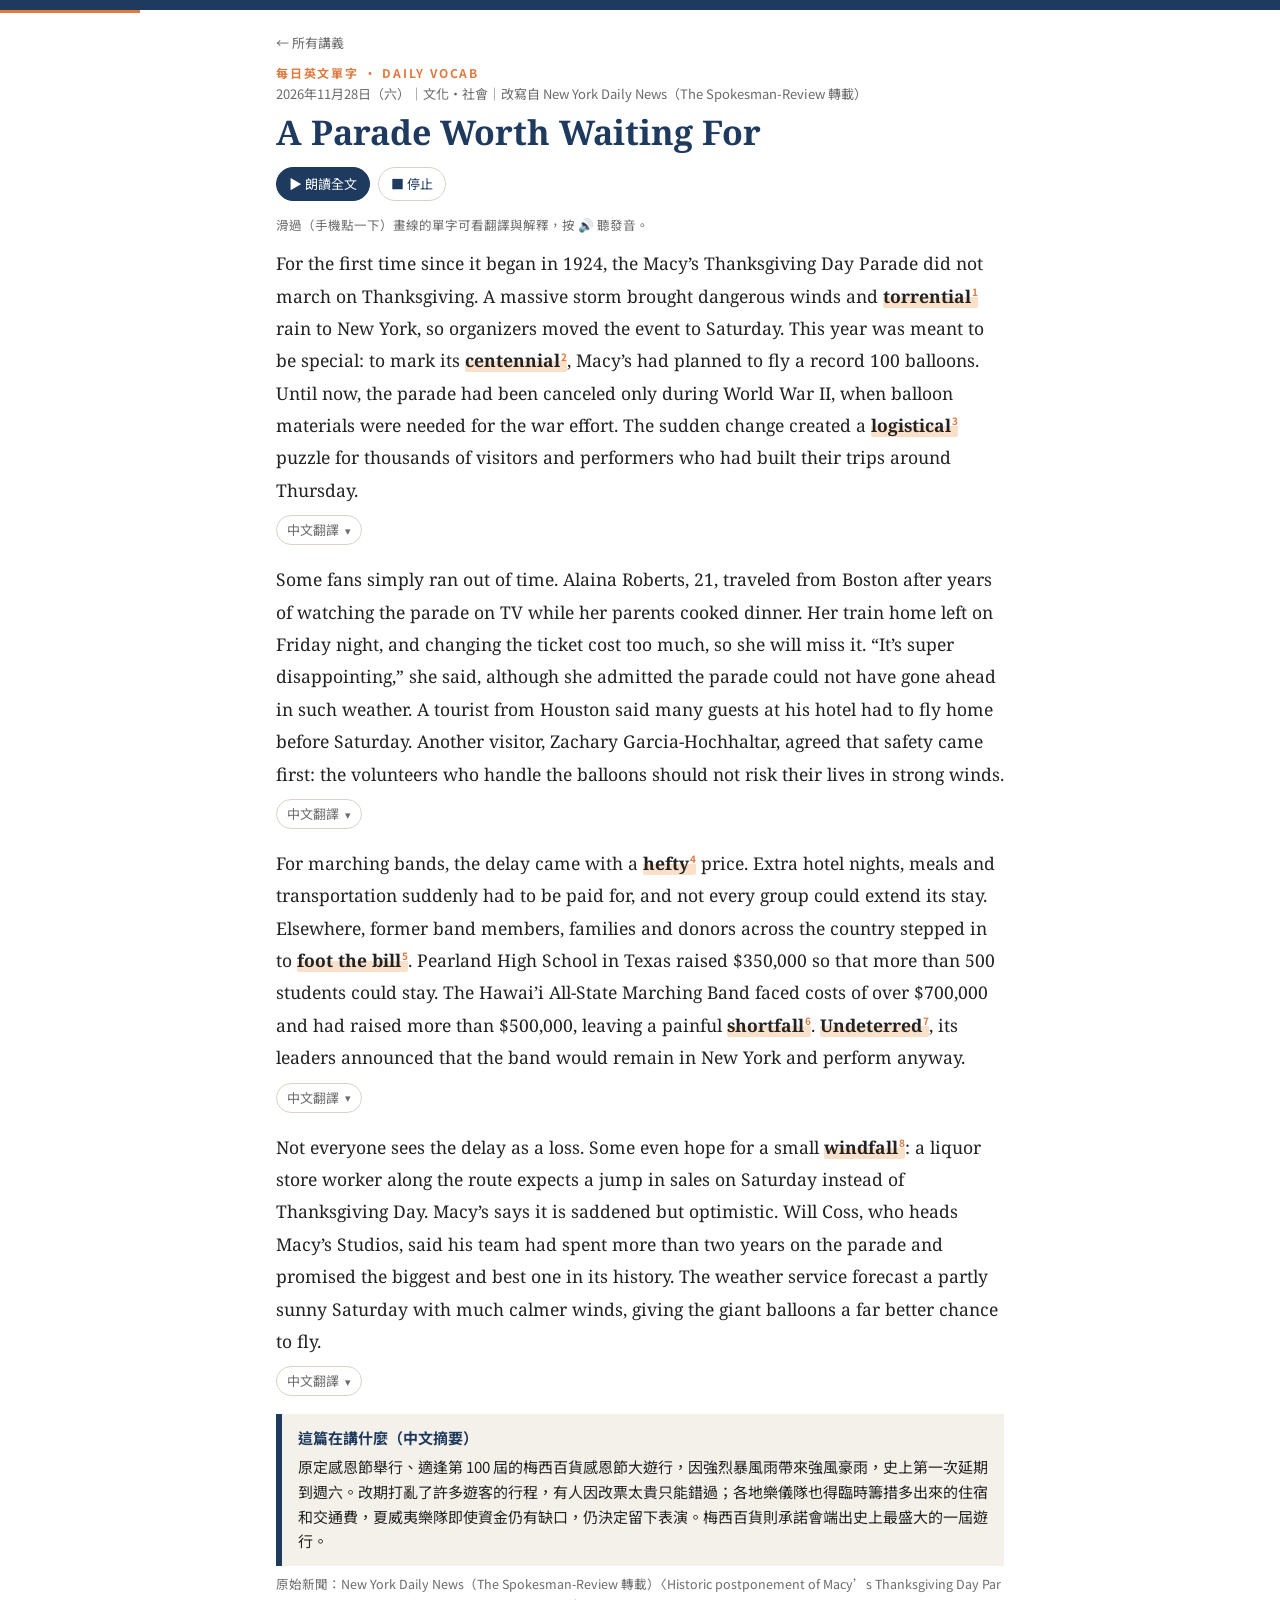
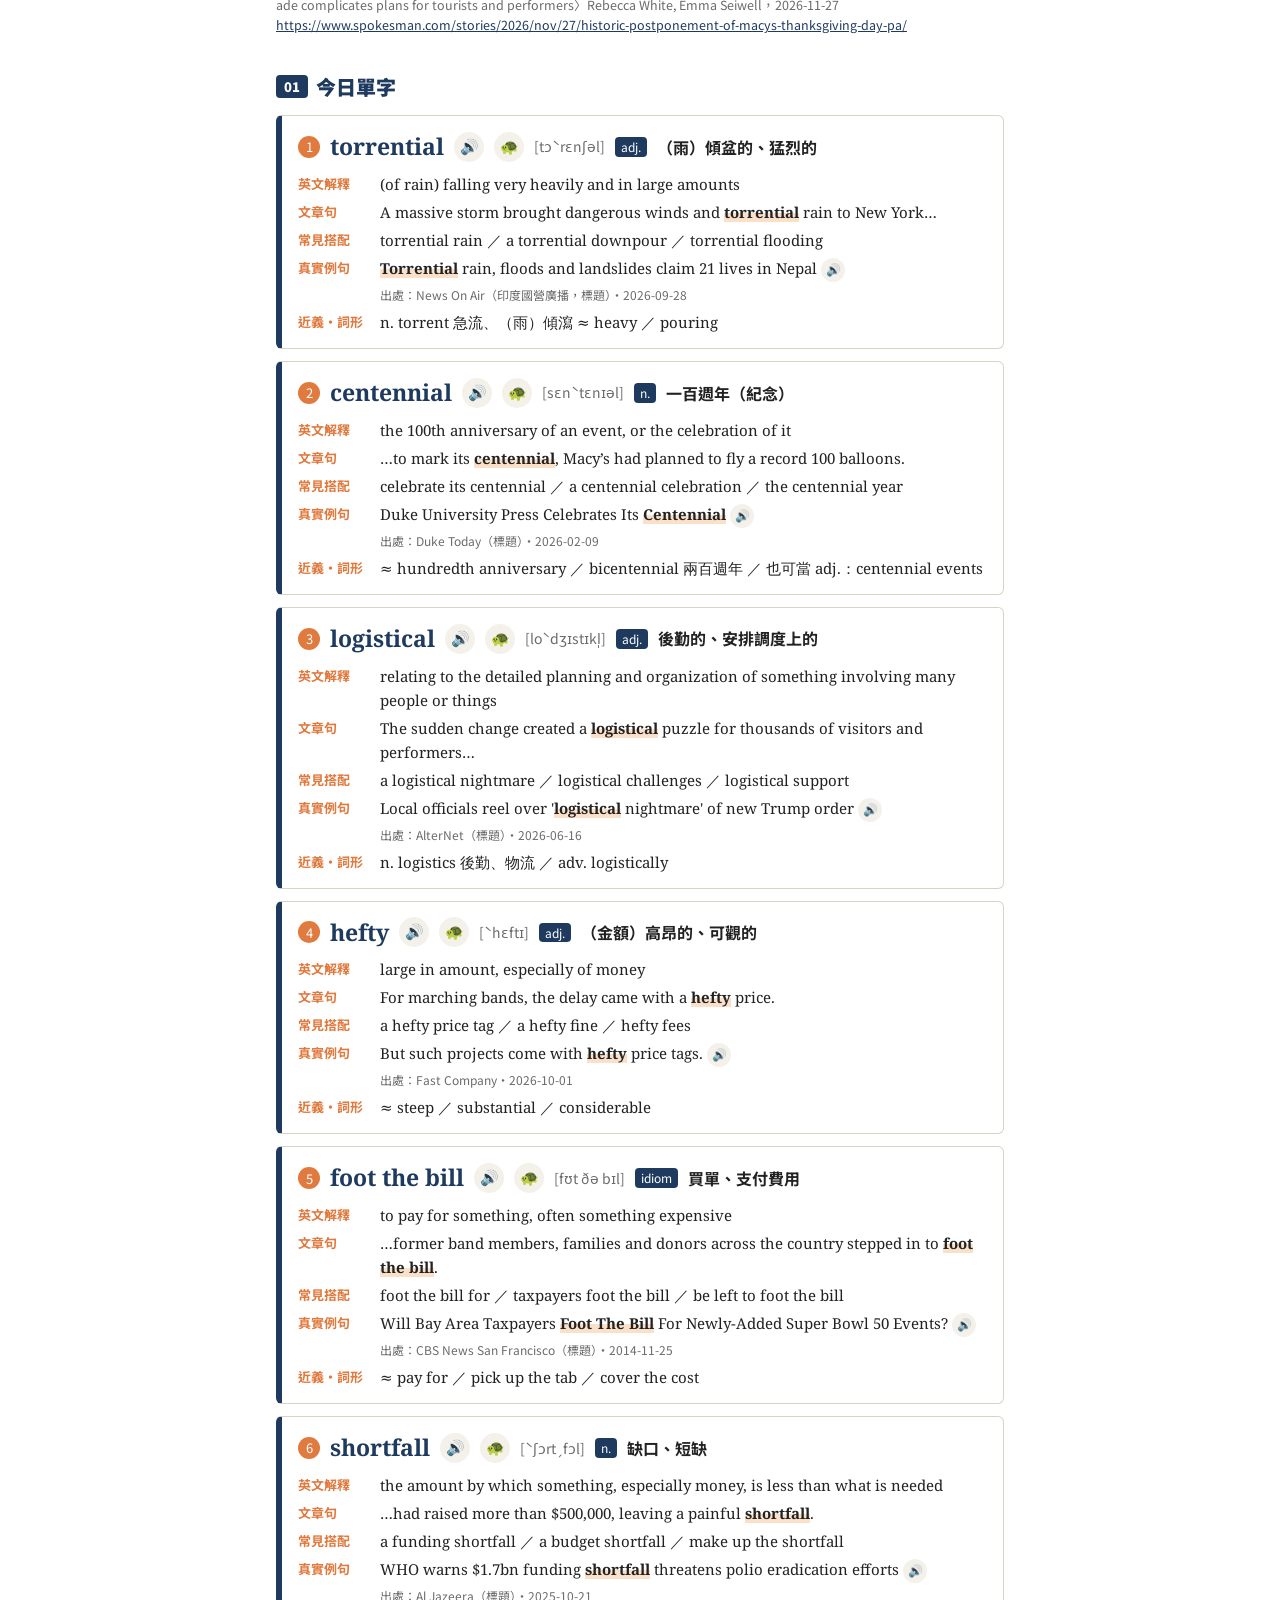
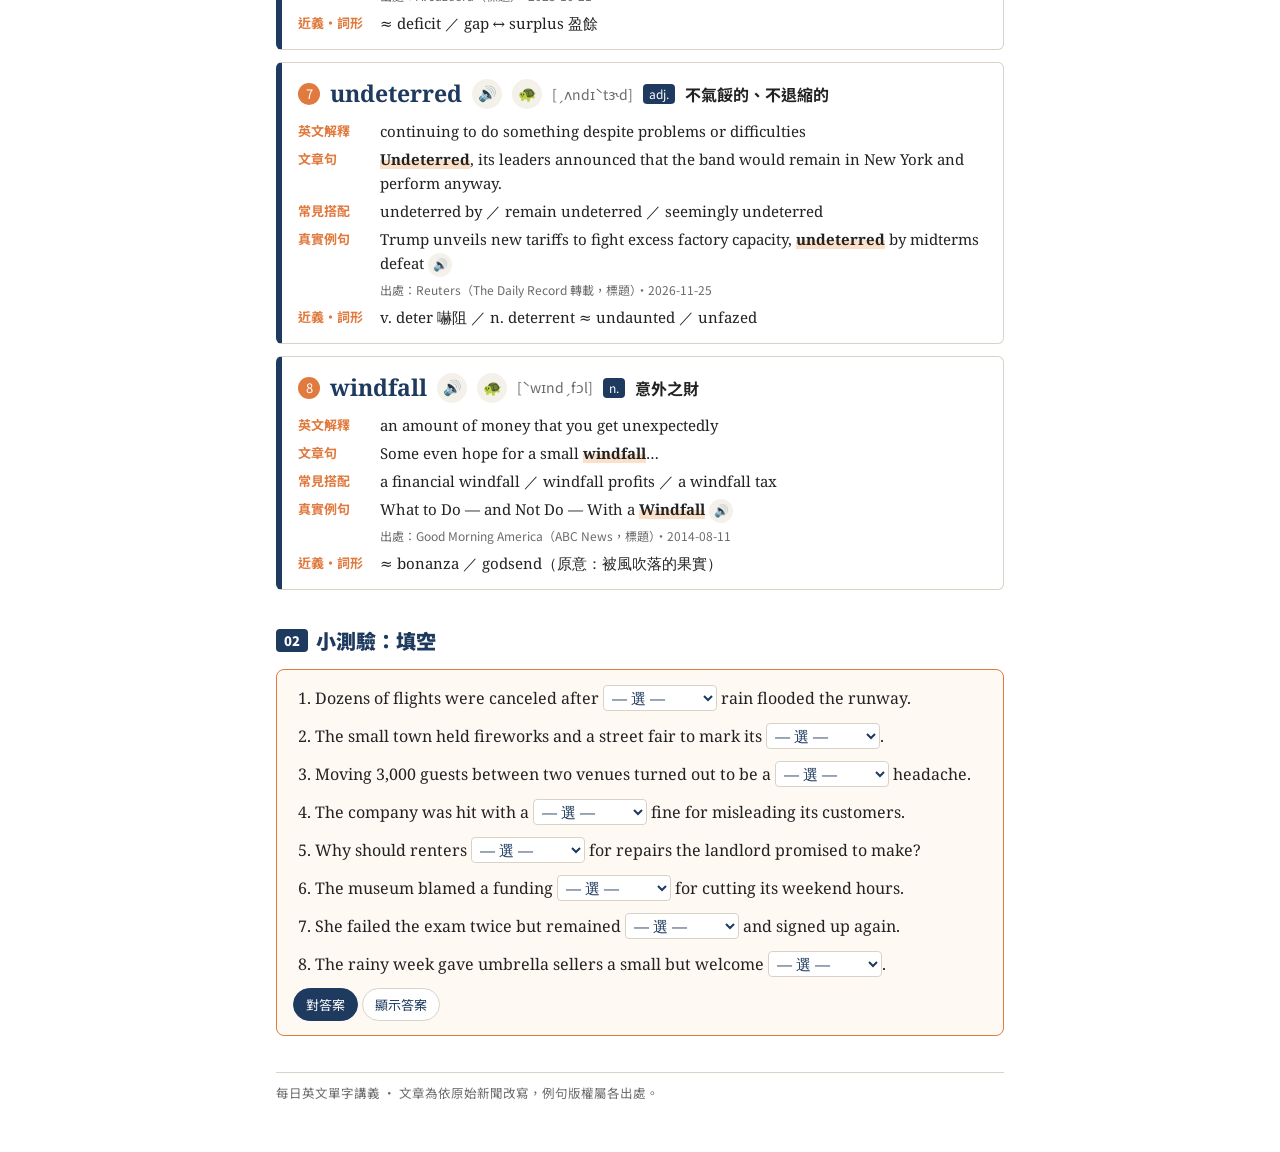
<file: docs/2026-11-28/index.html>
<!DOCTYPE html>
<html lang="zh-Hant">
<head>
<meta charset="utf-8">
<meta name="viewport" content="width=device-width, initial-scale=1">
<title>11/28 A Parade Worth Waiting For｜Daily Vocab</title>
<link rel="icon" href="../favicon.svg" type="image/svg+xml">
<link rel="apple-touch-icon" href="../apple-touch-icon.png">
<meta name="description" content="今日單字：torrential、centennial、logistical、hefty、foot the bill、shortfall、undeterred、windfall">
<link rel="preconnect" href="https://fonts.googleapis.com">
<link rel="preconnect" href="https://fonts.gstatic.com" crossorigin>
<link href="https://fonts.googleapis.com/css2?family=Noto+Sans+TC:wght@400;700;900&family=Noto+Serif:ital,wght@0,400;0,700;1,400&display=swap" rel="stylesheet">
<link rel="stylesheet" href="../assets/base.css?v=aced268a44">
<link rel="stylesheet" href="../assets/day.css?v=aced268a44">
</head>
<body>
<div class="topbar"></div>
<main class="wrap">
  <div class="nav"><a href="../">← 所有講義</a></div>
  <div class="kicker">每日英文單字 ・ DAILY VOCAB</div>
  <div class="meta">2026年11月28日（六）｜文化・社會｜改寫自 New York Daily News（The Spokesman-Review 轉載）</div>
  <h1 class="en">A Parade Worth Waiting For</h1>
  <div class="tools">
    <button class="btn primary" id="readAll">▶ 朗讀全文</button>
    <button class="btn" id="stopAll">■ 停止</button>
  </div>
  <div class="tip-hint" id="hint">滑過（手機點一下）畫線的單字可看翻譯與解釋，按 🔊 聽發音。</div>
  <article class="article en">
    <p>For the first time since it began in 1924, the Macy’s Thanksgiving Day Parade did not march on Thanksgiving. A massive storm brought dangerous winds and <span class="vw" tabindex="0" data-i="1">torrential<sup>1</sup></span> rain to New York, so organizers moved the event to Saturday. This year was meant to be special: to mark its <span class="vw" tabindex="0" data-i="2">centennial<sup>2</sup></span>, Macy’s had planned to fly a record 100 balloons. Until now, the parade had been canceled only during World War II, when balloon materials were needed for the war effort. The sudden change created a <span class="vw" tabindex="0" data-i="3">logistical<sup>3</sup></span> puzzle for thousands of visitors and performers who had built their trips around Thursday.</p>
    <details class="tr"><summary>中文翻譯</summary><div class="tr-body">梅西百貨感恩節大遊行自 1924 年開辦以來，第一次沒有在感恩節當天登場。一場強烈暴風雨為紐約帶來危險的強風和傾盆大雨，主辦單位因此把活動延到週六。今年原本意義非凡：為了紀念一百週年，梅西百貨計畫施放破紀錄的 100 顆氣球。在此之前，這場遊行只在二戰期間停辦過，因為當時製作氣球的材料必須優先供應戰爭所需。這次突如其來的改期，讓數千名把行程排在週四的遊客和表演者，面臨一場調度安排上的難題。</div></details>
    <p>Some fans simply ran out of time. Alaina Roberts, 21, traveled from Boston after years of watching the parade on TV while her parents cooked dinner. Her train home left on Friday night, and changing the ticket cost too much, so she will miss it. “It’s super disappointing,” she said, although she admitted the parade could not have gone ahead in such weather. A tourist from Houston said many guests at his hotel had to fly home before Saturday. Another visitor, Zachary Garcia-Hochhaltar, agreed that safety came first: the volunteers who handle the balloons should not risk their lives in strong winds.</p>
    <details class="tr"><summary>中文翻譯</summary><div class="tr-body">有些粉絲就是時間不夠。21 歲的艾蕾娜・羅伯茲從波士頓專程前來，她多年來都是一邊看電視轉播遊行，一邊等爸媽煮晚餐。她回程的火車在週五晚上，改票太貴，所以她只能錯過遊行。「真的超級失望。」她說，不過她也承認，在那樣的天氣下遊行根本不可能照常舉行。一位來自休士頓的遊客說，他住的飯店裡有很多為了遊行而來的客人，都得在週六前搭機回家。另一位遊客札卡里・賈西亞－霍查爾塔也認為安全第一：負責操控氣球的志工不該冒著強風拿生命開玩笑。</div></details>
    <p>For marching bands, the delay came with a <span class="vw" tabindex="0" data-i="4">hefty<sup>4</sup></span> price. Extra hotel nights, meals and transportation suddenly had to be paid for, and not every group could extend its stay. Elsewhere, former band members, families and donors across the country stepped in to <span class="vw" tabindex="0" data-i="5">foot the bill<sup>5</sup></span>. Pearland High School in Texas raised $350,000 so that more than 500 students could stay. The Hawai’i All-State Marching Band faced costs of over $700,000 and had raised more than $500,000, leaving a painful <span class="vw" tabindex="0" data-i="6">shortfall<sup>6</sup></span>. <span class="vw" tabindex="0" data-i="7">Undeterred<sup>7</sup></span>, its leaders announced that the band would remain in New York and perform anyway.</p>
    <details class="tr"><summary>中文翻譯</summary><div class="tr-body">對樂儀隊來說，延期代價不小。多住幾晚飯店、餐費和交通費突然都得有人支付，而且並不是每個團體都能延長停留。另一方面，全美各地的樂隊校友、家長和捐款人紛紛出手買單。德州的皮爾蘭高中募到 35 萬美元，讓 500 多名學生得以留下。夏威夷全州聯合樂隊則面臨超過 70 萬美元的開銷，雖已募得 50 多萬美元，仍留下令人頭痛的資金缺口。但樂隊領導層並未退縮，宣布全隊將留在紐約，照樣上場表演。</div></details>
    <p>Not everyone sees the delay as a loss. Some even hope for a small <span class="vw" tabindex="0" data-i="8">windfall<sup>8</sup></span>: a liquor store worker along the route expects a jump in sales on Saturday instead of Thanksgiving Day. Macy’s says it is saddened but optimistic. Will Coss, who heads Macy’s Studios, said his team had spent more than two years on the parade and promised the biggest and best one in its history. The weather service forecast a partly sunny Saturday with much calmer winds, giving the giant balloons a far better chance to fly.</p>
    <details class="tr"><summary>中文翻譯</summary><div class="tr-body">並不是每個人都把延期當成損失。有些人甚至期待一筆小小的意外之財：遊行路線旁一家酒行的店員預期，週六的業績會比原本感恩節當天還要好。梅西百貨表示雖然遺憾，但仍保持樂觀。梅西百貨工作室負責人威爾・考斯說，團隊花了兩年多籌備這場遊行，並承諾這會是史上規模最大、最精采的一次。氣象局預報週六局部晴朗、風勢平穩許多，讓巨型氣球順利升空的機會大增。</div></details>
  </article>
  <div class="summary"><div class="t">這篇在講什麼（中文摘要）</div><div>原定感恩節舉行、適逢第 100 屆的梅西百貨感恩節大遊行，因強烈暴風雨帶來強風豪雨，史上第一次延期到週六。改期打亂了許多遊客的行程，有人因改票太貴只能錯過；各地樂儀隊也得臨時籌措多出來的住宿和交通費，夏威夷樂隊即使資金仍有缺口，仍決定留下表演。梅西百貨則承諾會端出史上最盛大的一屆遊行。</div></div>
  <div class="src-line">原始新聞：New York Daily News（The Spokesman-Review 轉載）〈Historic postponement of Macy’s Thanksgiving Day Parade complicates plans for tourists and performers〉Rebecca White, Emma Seiwell，2026-11-27<br><a href="https://www.spokesman.com/stories/2026/nov/27/historic-postponement-of-macys-thanksgiving-day-pa/" target="_blank" rel="noopener">https://www.spokesman.com/stories/2026/nov/27/historic-postponement-of-macys-thanksgiving-day-pa/</a></div>

  <h2><span class="no">01</span>今日單字</h2>
  <div>
    <div class="card" id="w1">
      <div class="word"><span class="n">1</span><span class="w en">torrential</span>
        <button class="say" title="發音" aria-label="播放發音" data-say="torrential">🔊</button>
        <button class="say" title="慢速" aria-label="慢速發音" data-say="torrential" data-rate="0.55">🐢</button>
        <span class="r">[tɔˋrɛnʃəl]</span><span class="pos">adj.</span><span class="m">（雨）傾盆的、猛烈的</span></div>
      <div class="row"><span class="k">英文解釋</span><span class="en">(of rain) falling very heavily and in large amounts</span></div>
      <div class="row"><span class="k">文章句</span><span class="en">A massive storm brought dangerous winds and <b>torrential</b> rain to New York…</span></div>
      <div class="row"><span class="k">常見搭配</span><span class="en">torrential rain ／ a torrential downpour ／ torrential flooding</span></div>
      <div class="row"><span class="k">真實例句</span><span><span class="en"><b>Torrential</b> rain, floods and landslides claim 21 lives in Nepal</span><button class="say sm" aria-label="播放例句" data-say="Torrential rain, floods and landslides claim 21 lives in Nepal">🔊</button><br><span class="src">出處：News On Air（印度國營廣播，標題）・2026-09-28</span></span></div>
      <div class="row"><span class="k">近義・詞形</span><span class="en">n. torrent 急流、（雨）傾瀉 ≈ heavy ／ pouring</span></div>
    </div>
    <div class="card" id="w2">
      <div class="word"><span class="n">2</span><span class="w en">centennial</span>
        <button class="say" title="發音" aria-label="播放發音" data-say="centennial">🔊</button>
        <button class="say" title="慢速" aria-label="慢速發音" data-say="centennial" data-rate="0.55">🐢</button>
        <span class="r">[sɛnˋtɛnɪəl]</span><span class="pos">n.</span><span class="m">一百週年（紀念）</span></div>
      <div class="row"><span class="k">英文解釋</span><span class="en">the 100th anniversary of an event, or the celebration of it</span></div>
      <div class="row"><span class="k">文章句</span><span class="en">…to mark its <b>centennial</b>, Macy’s had planned to fly a record 100 balloons.</span></div>
      <div class="row"><span class="k">常見搭配</span><span class="en">celebrate its centennial ／ a centennial celebration ／ the centennial year</span></div>
      <div class="row"><span class="k">真實例句</span><span><span class="en">Duke University Press Celebrates Its <b>Centennial</b></span><button class="say sm" aria-label="播放例句" data-say="Duke University Press Celebrates Its Centennial">🔊</button><br><span class="src">出處：Duke Today（標題）・2026-02-09</span></span></div>
      <div class="row"><span class="k">近義・詞形</span><span class="en">≈ hundredth anniversary ／ bicentennial 兩百週年 ／ 也可當 adj.：centennial events</span></div>
    </div>
    <div class="card" id="w3">
      <div class="word"><span class="n">3</span><span class="w en">logistical</span>
        <button class="say" title="發音" aria-label="播放發音" data-say="logistical">🔊</button>
        <button class="say" title="慢速" aria-label="慢速發音" data-say="logistical" data-rate="0.55">🐢</button>
        <span class="r">[loˋdʒɪstɪkl̩]</span><span class="pos">adj.</span><span class="m">後勤的、安排調度上的</span></div>
      <div class="row"><span class="k">英文解釋</span><span class="en">relating to the detailed planning and organization of something involving many people or things</span></div>
      <div class="row"><span class="k">文章句</span><span class="en">The sudden change created a <b>logistical</b> puzzle for thousands of visitors and performers…</span></div>
      <div class="row"><span class="k">常見搭配</span><span class="en">a logistical nightmare ／ logistical challenges ／ logistical support</span></div>
      <div class="row"><span class="k">真實例句</span><span><span class="en">Local officials reel over '<b>logistical</b> nightmare' of new Trump order</span><button class="say sm" aria-label="播放例句" data-say="Local officials reel over 'logistical nightmare' of new Trump order">🔊</button><br><span class="src">出處：AlterNet（標題）・2026-06-16</span></span></div>
      <div class="row"><span class="k">近義・詞形</span><span class="en">n. logistics 後勤、物流 ／ adv. logistically</span></div>
    </div>
    <div class="card" id="w4">
      <div class="word"><span class="n">4</span><span class="w en">hefty</span>
        <button class="say" title="發音" aria-label="播放發音" data-say="hefty">🔊</button>
        <button class="say" title="慢速" aria-label="慢速發音" data-say="hefty" data-rate="0.55">🐢</button>
        <span class="r">[ˋhɛftɪ]</span><span class="pos">adj.</span><span class="m">（金額）高昂的、可觀的</span></div>
      <div class="row"><span class="k">英文解釋</span><span class="en">large in amount, especially of money</span></div>
      <div class="row"><span class="k">文章句</span><span class="en">For marching bands, the delay came with a <b>hefty</b> price.</span></div>
      <div class="row"><span class="k">常見搭配</span><span class="en">a hefty price tag ／ a hefty fine ／ hefty fees</span></div>
      <div class="row"><span class="k">真實例句</span><span><span class="en">But such projects come with <b>hefty</b> price tags.</span><button class="say sm" aria-label="播放例句" data-say="But such projects come with hefty price tags.">🔊</button><br><span class="src">出處：Fast Company・2026-10-01</span></span></div>
      <div class="row"><span class="k">近義・詞形</span><span class="en">≈ steep ／ substantial ／ considerable</span></div>
    </div>
    <div class="card" id="w5">
      <div class="word"><span class="n">5</span><span class="w en">foot the bill</span>
        <button class="say" title="發音" aria-label="播放發音" data-say="foot the bill">🔊</button>
        <button class="say" title="慢速" aria-label="慢速發音" data-say="foot the bill" data-rate="0.55">🐢</button>
        <span class="r">[fʊt ðə bɪl]</span><span class="pos">idiom</span><span class="m">買單、支付費用</span></div>
      <div class="row"><span class="k">英文解釋</span><span class="en">to pay for something, often something expensive</span></div>
      <div class="row"><span class="k">文章句</span><span class="en">…former band members, families and donors across the country stepped in to <b>foot the bill</b>.</span></div>
      <div class="row"><span class="k">常見搭配</span><span class="en">foot the bill for ／ taxpayers foot the bill ／ be left to foot the bill</span></div>
      <div class="row"><span class="k">真實例句</span><span><span class="en">Will Bay Area Taxpayers <b>Foot The Bill</b> For Newly-Added Super Bowl 50 Events?</span><button class="say sm" aria-label="播放例句" data-say="Will Bay Area Taxpayers Foot The Bill For Newly-Added Super Bowl 50 Events?">🔊</button><br><span class="src">出處：CBS News San Francisco（標題）・2014-11-25</span></span></div>
      <div class="row"><span class="k">近義・詞形</span><span class="en">≈ pay for ／ pick up the tab ／ cover the cost</span></div>
    </div>
    <div class="card" id="w6">
      <div class="word"><span class="n">6</span><span class="w en">shortfall</span>
        <button class="say" title="發音" aria-label="播放發音" data-say="shortfall">🔊</button>
        <button class="say" title="慢速" aria-label="慢速發音" data-say="shortfall" data-rate="0.55">🐢</button>
        <span class="r">[ˋʃɔrtˏfɔl]</span><span class="pos">n.</span><span class="m">缺口、短缺</span></div>
      <div class="row"><span class="k">英文解釋</span><span class="en">the amount by which something, especially money, is less than what is needed</span></div>
      <div class="row"><span class="k">文章句</span><span class="en">…had raised more than $500,000, leaving a painful <b>shortfall</b>.</span></div>
      <div class="row"><span class="k">常見搭配</span><span class="en">a funding shortfall ／ a budget shortfall ／ make up the shortfall</span></div>
      <div class="row"><span class="k">真實例句</span><span><span class="en">WHO warns $1.7bn funding <b>shortfall</b> threatens polio eradication efforts</span><button class="say sm" aria-label="播放例句" data-say="WHO warns $1.7bn funding shortfall threatens polio eradication efforts">🔊</button><br><span class="src">出處：Al Jazeera（標題）・2025-10-21</span></span></div>
      <div class="row"><span class="k">近義・詞形</span><span class="en">≈ deficit ／ gap ↔ surplus 盈餘</span></div>
    </div>
    <div class="card" id="w7">
      <div class="word"><span class="n">7</span><span class="w en">undeterred</span>
        <button class="say" title="發音" aria-label="播放發音" data-say="undeterred">🔊</button>
        <button class="say" title="慢速" aria-label="慢速發音" data-say="undeterred" data-rate="0.55">🐢</button>
        <span class="r">[ˏʌndɪˋtɝd]</span><span class="pos">adj.</span><span class="m">不氣餒的、不退縮的</span></div>
      <div class="row"><span class="k">英文解釋</span><span class="en">continuing to do something despite problems or difficulties</span></div>
      <div class="row"><span class="k">文章句</span><span class="en"><b>Undeterred</b>, its leaders announced that the band would remain in New York and perform anyway.</span></div>
      <div class="row"><span class="k">常見搭配</span><span class="en">undeterred by ／ remain undeterred ／ seemingly undeterred</span></div>
      <div class="row"><span class="k">真實例句</span><span><span class="en">Trump unveils new tariffs to fight excess factory capacity, <b>undeterred</b> by midterms defeat</span><button class="say sm" aria-label="播放例句" data-say="Trump unveils new tariffs to fight excess factory capacity, undeterred by midterms defeat">🔊</button><br><span class="src">出處：Reuters（The Daily Record 轉載，標題）・2026-11-25</span></span></div>
      <div class="row"><span class="k">近義・詞形</span><span class="en">v. deter 嚇阻 ／ n. deterrent ≈ undaunted ／ unfazed</span></div>
    </div>
    <div class="card" id="w8">
      <div class="word"><span class="n">8</span><span class="w en">windfall</span>
        <button class="say" title="發音" aria-label="播放發音" data-say="windfall">🔊</button>
        <button class="say" title="慢速" aria-label="慢速發音" data-say="windfall" data-rate="0.55">🐢</button>
        <span class="r">[ˋwɪndˏfɔl]</span><span class="pos">n.</span><span class="m">意外之財</span></div>
      <div class="row"><span class="k">英文解釋</span><span class="en">an amount of money that you get unexpectedly</span></div>
      <div class="row"><span class="k">文章句</span><span class="en">Some even hope for a small <b>windfall</b>…</span></div>
      <div class="row"><span class="k">常見搭配</span><span class="en">a financial windfall ／ windfall profits ／ a windfall tax</span></div>
      <div class="row"><span class="k">真實例句</span><span><span class="en">What to Do — and Not Do — With a <b>Windfall</b></span><button class="say sm" aria-label="播放例句" data-say="What to Do — and Not Do — With a Windfall">🔊</button><br><span class="src">出處：Good Morning America（ABC News，標題）・2014-08-11</span></span></div>
      <div class="row"><span class="k">近義・詞形</span><span class="en">≈ bonanza ／ godsend（原意：被風吹落的果實）</span></div>
    </div>
  </div>

  <h2><span class="no">02</span>小測驗：填空</h2>
  <div class="quiz">
    <ol class="en" id="quiz">
      <li data-a="1" data-form="torrential">Dozens of flights were canceled after <select aria-label="第 1 題"><option value="">— 選 —</option><option value="6">shortfall</option><option value="3">logistical</option><option value="8">windfall</option><option value="5">foot the bill</option><option value="2">centennial</option><option value="7">undeterred</option><option value="4">hefty</option><option value="1">torrential</option></select> rain flooded the runway.<span class="fb"></span></li>
      <li data-a="2" data-form="centennial">The small town held fireworks and a street fair to mark its <select aria-label="第 2 題"><option value="">— 選 —</option><option value="6">shortfall</option><option value="3">logistical</option><option value="8">windfall</option><option value="5">foot the bill</option><option value="2">centennial</option><option value="7">undeterred</option><option value="4">hefty</option><option value="1">torrential</option></select>.<span class="fb"></span></li>
      <li data-a="3" data-form="logistical">Moving 3,000 guests between two venues turned out to be a <select aria-label="第 3 題"><option value="">— 選 —</option><option value="6">shortfall</option><option value="3">logistical</option><option value="8">windfall</option><option value="5">foot the bill</option><option value="2">centennial</option><option value="7">undeterred</option><option value="4">hefty</option><option value="1">torrential</option></select> headache.<span class="fb"></span></li>
      <li data-a="4" data-form="hefty">The company was hit with a <select aria-label="第 4 題"><option value="">— 選 —</option><option value="6">shortfall</option><option value="3">logistical</option><option value="8">windfall</option><option value="5">foot the bill</option><option value="2">centennial</option><option value="7">undeterred</option><option value="4">hefty</option><option value="1">torrential</option></select> fine for misleading its customers.<span class="fb"></span></li>
      <li data-a="5" data-form="foot the bill">Why should renters <select aria-label="第 5 題"><option value="">— 選 —</option><option value="6">shortfall</option><option value="3">logistical</option><option value="8">windfall</option><option value="5">foot the bill</option><option value="2">centennial</option><option value="7">undeterred</option><option value="4">hefty</option><option value="1">torrential</option></select> for repairs the landlord promised to make?<span class="fb"></span></li>
      <li data-a="6" data-form="shortfall">The museum blamed a funding <select aria-label="第 6 題"><option value="">— 選 —</option><option value="6">shortfall</option><option value="3">logistical</option><option value="8">windfall</option><option value="5">foot the bill</option><option value="2">centennial</option><option value="7">undeterred</option><option value="4">hefty</option><option value="1">torrential</option></select> for cutting its weekend hours.<span class="fb"></span></li>
      <li data-a="7" data-form="undeterred">She failed the exam twice but remained <select aria-label="第 7 題"><option value="">— 選 —</option><option value="6">shortfall</option><option value="3">logistical</option><option value="8">windfall</option><option value="5">foot the bill</option><option value="2">centennial</option><option value="7">undeterred</option><option value="4">hefty</option><option value="1">torrential</option></select> and signed up again.<span class="fb"></span></li>
      <li data-a="8" data-form="windfall">The rainy week gave umbrella sellers a small but welcome <select aria-label="第 8 題"><option value="">— 選 —</option><option value="6">shortfall</option><option value="3">logistical</option><option value="8">windfall</option><option value="5">foot the bill</option><option value="2">centennial</option><option value="7">undeterred</option><option value="4">hefty</option><option value="1">torrential</option></select>.<span class="fb"></span></li>
    </ol>
    <button class="btn primary" id="check">對答案</button>
    <button class="btn" id="reveal">顯示答案</button>
    <span class="score" id="score"></span>
  </div>
  <footer>每日英文單字講義 ・ 文章為依原始新聞改寫，例句版權屬各出處。</footer>
</main>
<div class="pop" id="pop" role="dialog"></div>

<script type="application/json" id="data">{"date": "2026-11-28", "date_zh": "2026年11月28日（六）", "topic": "文化・社會", "slug": "macys-parade-postponed", "title": "A Parade Worth Waiting For", "source": {"outlet": "New York Daily News（The Spokesman-Review 轉載）", "headline": "Historic postponement of Macy’s Thanksgiving Day Parade complicates plans for tourists and performers", "author": "Rebecca White, Emma Seiwell", "date": "2026-11-27", "url": "https://www.spokesman.com/stories/2026/nov/27/historic-postponement-of-macys-thanksgiving-day-pa/"}, "article": ["For the first time since it began in 1924, the Macy’s Thanksgiving Day Parade did not march on Thanksgiving. A massive storm brought dangerous winds and {1|torrential} rain to New York, so organizers moved the event to Saturday. This year was meant to be special: to mark its {2|centennial}, Macy’s had planned to fly a record 100 balloons. Until now, the parade had been canceled only during World War II, when balloon materials were needed for the war effort. The sudden change created a {3|logistical} puzzle for thousands of visitors and performers who had built their trips around Thursday.", "Some fans simply ran out of time. Alaina Roberts, 21, traveled from Boston after years of watching the parade on TV while her parents cooked dinner. Her train home left on Friday night, and changing the ticket cost too much, so she will miss it. “It’s super disappointing,” she said, although she admitted the parade could not have gone ahead in such weather. A tourist from Houston said many guests at his hotel had to fly home before Saturday. Another visitor, Zachary Garcia-Hochhaltar, agreed that safety came first: the volunteers who handle the balloons should not risk their lives in strong winds.", "For marching bands, the delay came with a {4|hefty} price. Extra hotel nights, meals and transportation suddenly had to be paid for, and not every group could extend its stay. Elsewhere, former band members, families and donors across the country stepped in to {5|foot the bill}. Pearland High School in Texas raised $350,000 so that more than 500 students could stay. The Hawai’i All-State Marching Band faced costs of over $700,000 and had raised more than $500,000, leaving a painful {6|shortfall}. {7|Undeterred}, its leaders announced that the band would remain in New York and perform anyway.", "Not everyone sees the delay as a loss. Some even hope for a small {8|windfall}: a liquor store worker along the route expects a jump in sales on Saturday instead of Thanksgiving Day. Macy’s says it is saddened but optimistic. Will Coss, who heads Macy’s Studios, said his team had spent more than two years on the parade and promised the biggest and best one in its history. The weather service forecast a partly sunny Saturday with much calmer winds, giving the giant balloons a far better chance to fly."], "article_zh": ["梅西百貨感恩節大遊行自 1924 年開辦以來，第一次沒有在感恩節當天登場。一場強烈暴風雨為紐約帶來危險的強風和傾盆大雨，主辦單位因此把活動延到週六。今年原本意義非凡：為了紀念一百週年，梅西百貨計畫施放破紀錄的 100 顆氣球。在此之前，這場遊行只在二戰期間停辦過，因為當時製作氣球的材料必須優先供應戰爭所需。這次突如其來的改期，讓數千名把行程排在週四的遊客和表演者，面臨一場調度安排上的難題。", "有些粉絲就是時間不夠。21 歲的艾蕾娜・羅伯茲從波士頓專程前來，她多年來都是一邊看電視轉播遊行，一邊等爸媽煮晚餐。她回程的火車在週五晚上，改票太貴，所以她只能錯過遊行。「真的超級失望。」她說，不過她也承認，在那樣的天氣下遊行根本不可能照常舉行。一位來自休士頓的遊客說，他住的飯店裡有很多為了遊行而來的客人，都得在週六前搭機回家。另一位遊客札卡里・賈西亞－霍查爾塔也認為安全第一：負責操控氣球的志工不該冒著強風拿生命開玩笑。", "對樂儀隊來說，延期代價不小。多住幾晚飯店、餐費和交通費突然都得有人支付，而且並不是每個團體都能延長停留。另一方面，全美各地的樂隊校友、家長和捐款人紛紛出手買單。德州的皮爾蘭高中募到 35 萬美元，讓 500 多名學生得以留下。夏威夷全州聯合樂隊則面臨超過 70 萬美元的開銷，雖已募得 50 多萬美元，仍留下令人頭痛的資金缺口。但樂隊領導層並未退縮，宣布全隊將留在紐約，照樣上場表演。", "並不是每個人都把延期當成損失。有些人甚至期待一筆小小的意外之財：遊行路線旁一家酒行的店員預期，週六的業績會比原本感恩節當天還要好。梅西百貨表示雖然遺憾，但仍保持樂觀。梅西百貨工作室負責人威爾・考斯說，團隊花了兩年多籌備這場遊行，並承諾這會是史上規模最大、最精采的一次。氣象局預報週六局部晴朗、風勢平穩許多，讓巨型氣球順利升空的機會大增。"], "summary_zh": "原定感恩節舉行、適逢第 100 屆的梅西百貨感恩節大遊行，因強烈暴風雨帶來強風豪雨，史上第一次延期到週六。改期打亂了許多遊客的行程，有人因改票太貴只能錯過；各地樂儀隊也得臨時籌措多出來的住宿和交通費，夏威夷樂隊即使資金仍有缺口，仍決定留下表演。梅西百貨則承諾會端出史上最盛大的一屆遊行。", "words": [{"word": "torrential", "kk": "[tɔˋrɛnʃəl]", "pos": "adj.", "zh": "（雨）傾盆的、猛烈的", "def": "(of rain) falling very heavily and in large amounts", "sentence": "A massive storm brought dangerous winds and torrential rain to New York…", "collocations": ["torrential rain", "a torrential downpour", "torrential flooding"], "example": "Torrential rain, floods and landslides claim 21 lives in Nepal", "example_src": "News On Air（印度國營廣播，標題）・2026-09-28", "related": "n. torrent 急流、（雨）傾瀉 ≈ heavy ／ pouring"}, {"word": "centennial", "kk": "[sɛnˋtɛnɪəl]", "pos": "n.", "zh": "一百週年（紀念）", "def": "the 100th anniversary of an event, or the celebration of it", "sentence": "…to mark its centennial, Macy’s had planned to fly a record 100 balloons.", "collocations": ["celebrate its centennial", "a centennial celebration", "the centennial year"], "example": "Duke University Press Celebrates Its Centennial", "example_src": "Duke Today（標題）・2026-02-09", "related": "≈ hundredth anniversary ／ bicentennial 兩百週年 ／ 也可當 adj.：centennial events"}, {"word": "logistical", "kk": "[loˋdʒɪstɪkl̩]", "pos": "adj.", "zh": "後勤的、安排調度上的", "def": "relating to the detailed planning and organization of something involving many people or things", "sentence": "The sudden change created a logistical puzzle for thousands of visitors and performers…", "collocations": ["a logistical nightmare", "logistical challenges", "logistical support"], "example": "Local officials reel over 'logistical nightmare' of new Trump order", "example_src": "AlterNet（標題）・2026-06-16", "related": "n. logistics 後勤、物流 ／ adv. logistically"}, {"word": "hefty", "kk": "[ˋhɛftɪ]", "pos": "adj.", "zh": "（金額）高昂的、可觀的", "def": "large in amount, especially of money", "sentence": "For marching bands, the delay came with a hefty price.", "collocations": ["a hefty price tag", "a hefty fine", "hefty fees"], "example": "But such projects come with hefty price tags.", "example_src": "Fast Company・2026-10-01", "related": "≈ steep ／ substantial ／ considerable"}, {"word": "foot the bill", "kk": "[fʊt ðə bɪl]", "pos": "idiom", "zh": "買單、支付費用", "def": "to pay for something, often something expensive", "sentence": "…former band members, families and donors across the country stepped in to foot the bill.", "collocations": ["foot the bill for", "taxpayers foot the bill", "be left to foot the bill"], "example": "Will Bay Area Taxpayers Foot The Bill For Newly-Added Super Bowl 50 Events?", "example_src": "CBS News San Francisco（標題）・2014-11-25", "related": "≈ pay for ／ pick up the tab ／ cover the cost"}, {"word": "shortfall", "kk": "[ˋʃɔrtˏfɔl]", "pos": "n.", "zh": "缺口、短缺", "def": "the amount by which something, especially money, is less than what is needed", "sentence": "…had raised more than $500,000, leaving a painful shortfall.", "collocations": ["a funding shortfall", "a budget shortfall", "make up the shortfall"], "example": "WHO warns $1.7bn funding shortfall threatens polio eradication efforts", "example_src": "Al Jazeera（標題）・2025-10-21", "related": "≈ deficit ／ gap ↔ surplus 盈餘"}, {"word": "undeterred", "kk": "[ˏʌndɪˋtɝd]", "pos": "adj.", "zh": "不氣餒的、不退縮的", "def": "continuing to do something despite problems or difficulties", "sentence": "Undeterred, its leaders announced that the band would remain in New York and perform anyway.", "collocations": ["undeterred by", "remain undeterred", "seemingly undeterred"], "example": "Trump unveils new tariffs to fight excess factory capacity, undeterred by midterms defeat", "example_src": "Reuters（The Daily Record 轉載，標題）・2026-11-25", "related": "v. deter 嚇阻 ／ n. deterrent ≈ undaunted ／ unfazed"}, {"word": "windfall", "kk": "[ˋwɪndˏfɔl]", "pos": "n.", "zh": "意外之財", "def": "an amount of money that you get unexpectedly", "sentence": "Some even hope for a small windfall…", "collocations": ["a financial windfall", "windfall profits", "a windfall tax"], "example": "What to Do — and Not Do — With a Windfall", "example_src": "Good Morning America（ABC News，標題）・2014-08-11", "related": "≈ bonanza ／ godsend（原意：被風吹落的果實）"}], "quiz": [{"q": "Dozens of flights were canceled after ___ rain flooded the runway.", "a": 1}, {"q": "The small town held fireworks and a street fair to mark its ___.", "a": 2}, {"q": "Moving 3,000 guests between two venues turned out to be a ___ headache.", "a": 3}, {"q": "The company was hit with a ___ fine for misleading its customers.", "a": 4}, {"q": "Why should renters ___ for repairs the landlord promised to make?", "a": 5}, {"q": "The museum blamed a funding ___ for cutting its weekend hours.", "a": 6}, {"q": "She failed the exam twice but remained ___ and signed up again.", "a": 7}, {"q": "The rainy week gave umbrella sellers a small but welcome ___.", "a": 8}]}</script>
<script src="../assets/day.js?v=aced268a44"></script>
</body>
</html>
</file>
<file: docs/assets/base.css>
/* Shared by the home page and daily pages. */
:root{--main:#1E3A5F;--accent:#E07A3F;--soft:#F4F1EA;--line:#D9D3C7;--ink:#222;--mute:#6B6B6B;--hl:rgba(240,160,90,.32);--bg:#fff;color-scheme:light}
*{box-sizing:border-box;margin:0;padding:0}
html{-webkit-text-size-adjust:100%}
body{font-family:"Noto Sans TC","Noto Sans CJK TC","PingFang TC",sans-serif;color:var(--ink);background:var(--bg);font-size:16px;line-height:1.65}
.en{font-family:"Noto Serif","DejaVu Serif",Georgia,serif}
a{color:var(--main)}
.topbar{height:10px;background:var(--main);position:relative}
.topbar::after{content:"";position:absolute;left:0;bottom:-3px;width:140px;height:3px;background:var(--accent)}
.wrap{max-width:760px;margin:0 auto;padding:22px 16px 48px}
.kicker{font-size:12px;letter-spacing:.15em;color:var(--accent);font-weight:700}
</file>
<file: docs/assets/day.css>
/* Daily page styles (loaded after base.css). */
.nav{font-size:13px;margin-bottom:10px}
.nav a{text-decoration:none;color:var(--mute)}
.meta{font-size:13px;color:var(--mute)}
h1{font-size:clamp(26px,5vw,34px);line-height:1.25;color:var(--main);font-weight:700;margin:6px 0 14px}
.tools{display:flex;gap:8px;flex-wrap:wrap;margin-bottom:14px}
.btn{font:inherit;font-size:13px;border:1px solid var(--line);background:#fff;color:var(--main);border-radius:999px;padding:5px 12px;cursor:pointer;display:inline-flex;align-items:center;gap:5px}
.btn:hover{border-color:var(--main)}
.btn.primary{background:var(--main);color:#fff;border-color:var(--main)}
.tip-hint{font-size:12.5px;color:var(--mute);margin-bottom:12px}
.article{font-size:17.5px;line-height:1.85}
.article p{margin-bottom:14px}
.article p:has(+ .tr){margin-bottom:6px}
.tr{margin:0 0 18px;font-family:"Noto Sans TC",sans-serif}
.tr summary{display:inline-flex;align-items:center;gap:6px;font-size:13px;color:var(--mute);cursor:pointer;list-style:none;user-select:none;padding:2px 10px;border:1px solid var(--line);border-radius:999px}
.tr summary::-webkit-details-marker{display:none}
.tr summary::after{content:"▾";font-size:11px;transition:transform .15s}
.tr[open] summary::after{transform:rotate(180deg)}
.tr summary:hover{color:var(--main);border-color:var(--main)}
.tr-body{margin-top:8px;padding:10px 14px;background:var(--soft);border-left:4px solid var(--line);font-size:15px;line-height:1.8;color:var(--ink)}
.vw{font-weight:700;background:linear-gradient(transparent 55%,var(--hl) 55%);cursor:pointer;border-radius:2px;white-space:nowrap}
.vw:hover,.vw.on{background:linear-gradient(transparent 0,var(--hl) 0)}
.vw sup{font-size:10px;color:var(--accent);font-family:"Noto Sans TC",sans-serif;margin-left:1px}
.summary{background:var(--soft);border-left:6px solid var(--main);padding:12px 16px;margin:18px 0 8px;font-size:15px}
.summary .t{font-weight:700;color:var(--main);margin-bottom:4px}
.src-line{font-size:12.5px;color:var(--mute);word-break:break-all;margin-top:8px}
h2{font-size:20px;color:var(--main);font-weight:900;margin:34px 0 12px;display:flex;align-items:center;gap:8px}
h2 .no{background:var(--main);color:#fff;font-size:13px;border-radius:4px;padding:1px 8px}
.card{border:1px solid var(--line);border-left:6px solid var(--main);border-radius:6px;padding:12px 16px 14px;margin-bottom:12px;scroll-margin-top:16px}
.card.flash{animation:flash 1.2s ease}
@keyframes flash{0%{background:#FFF1E6}100%{background:#fff}}
.word{display:flex;align-items:center;gap:8px 10px;flex-wrap:wrap;margin-bottom:6px}
.word .n{font-size:13px;color:#fff;background:var(--accent);border-radius:50%;width:22px;height:22px;display:inline-flex;align-items:center;justify-content:center;flex:none}
.word .w{font-size:23px;font-weight:700;color:var(--main)}
.word .r{font-size:14px;color:var(--mute)}
.pos{font-size:12px;background:var(--main);color:#fff;border-radius:4px;padding:0 6px}
.word .m{font-size:16px;font-weight:700}
.say{border:none;background:var(--soft);color:var(--main);border-radius:50%;width:30px;height:30px;cursor:pointer;font-size:15px;display:inline-flex;align-items:center;justify-content:center;flex:none}
.say:hover{background:#E9E3D6}
.say.sm{width:24px;height:24px;font-size:12px;vertical-align:middle;margin-left:4px}
.row{display:grid;grid-template-columns:72px 1fr;gap:4px 10px;font-size:15px;line-height:1.6;margin-top:4px}
.row .k{color:var(--accent);font-weight:700;font-size:13px;padding-top:2px}
.row b{font-weight:700;background:linear-gradient(transparent 55%,var(--hl) 55%)}
.src{font-size:12px;color:var(--mute);font-family:"Noto Sans TC",sans-serif}
@media (max-width:480px){.row{grid-template-columns:1fr;gap:0}.row .k{padding-top:6px}}
.quiz{border:1.5px solid var(--accent);border-radius:8px;padding:14px 16px;background:#FFF9F4}
.quiz ol{padding-left:22px;font-size:16px;line-height:1.75}
.quiz li{margin-bottom:10px}
.quiz select{font:inherit;font-size:15px;border:1px solid var(--line);border-radius:4px;padding:1px 4px;background:#fff;color:var(--main);max-width:100%}
.quiz li.ok select{border-color:#2E7D4F;background:#EAF6EE}
.quiz li.ng select{border-color:#C0392B;background:#FCEBEA}
.quiz .fb{font-size:13px;margin-left:6px;font-family:"Noto Sans TC",sans-serif}
.quiz li.ok .fb{color:#2E7D4F}.quiz li.ng .fb{color:#C0392B}
.score{font-weight:700;color:var(--main);margin-left:6px}
.pop{position:absolute;z-index:20;max-width:min(320px,calc(100vw - 24px));background:#fff;border:1px solid var(--line);border-top:4px solid var(--accent);border-radius:8px;box-shadow:0 8px 28px rgba(30,58,95,.18);padding:10px 14px 12px;font-size:14.5px;line-height:1.55;display:none}
.pop.show{display:block}
.pop .h{display:flex;align-items:center;gap:8px;flex-wrap:wrap}
.pop .pw{font-size:19px;font-weight:700;color:var(--main)}
.pop .pk{color:var(--mute);font-size:13px}
.pop .pz{font-weight:700;margin-top:4px}
.pop .pd{color:#444;font-style:italic;margin-top:2px}
.pop .more{font-size:12.5px;margin-top:6px;display:inline-block}
footer{margin-top:36px;border-top:1px solid var(--line);padding-top:10px;font-size:12.5px;color:var(--mute)}
</file>
